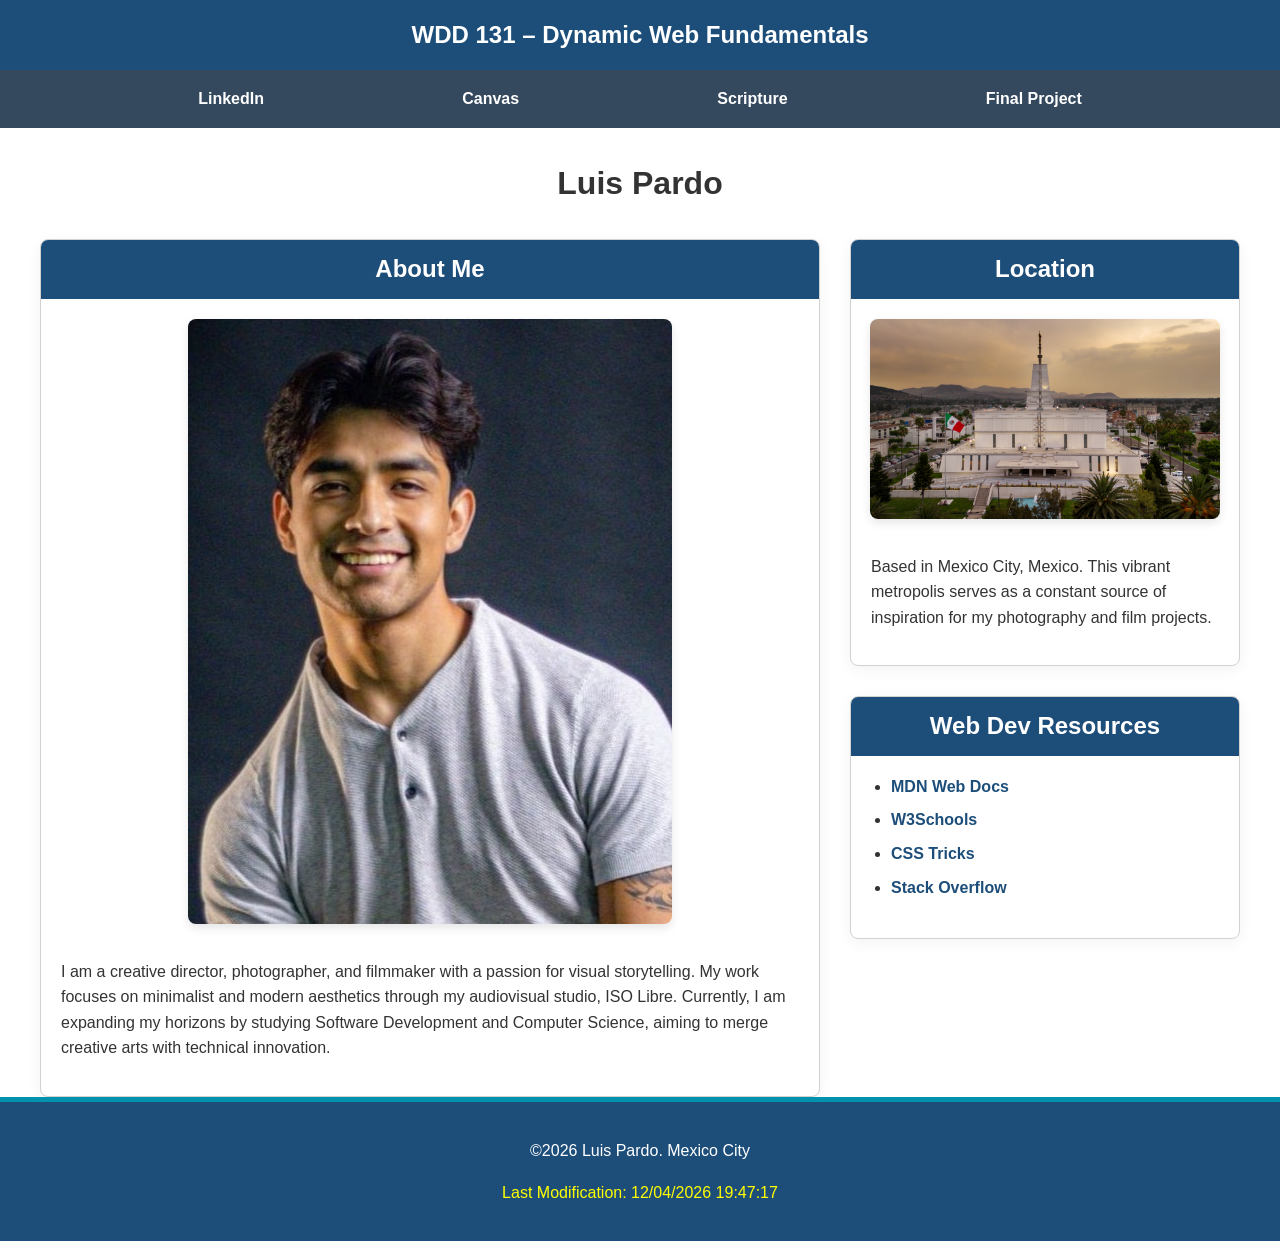
<file: index.html>
<!DOCTYPE html>
<html lang="en">
<head>
    <meta charset="UTF-8">
    <meta name="viewport" content="width=device-width, initial-scale=1.0">
    <!-- Esto arregla el error de SEO de Lighthouse -->
    <meta name="description" content="WDD 131 - Dynamic Web Fundamentals course home page for Luis Pardo, featuring creative projects and web development resources.">
    <link rel="stylesheet" href="styles/base.css">
    <script src="scripts/getdates.js" defer></script>
    <title>WDD 131 – Dynamic Web Fundamentals – Luis Pardo</title>
</head>
<body>
    <header>
        <span id="course-title">WDD 131 – Dynamic Web Fundamentals</span>
        <nav>
            <ul>
                <li><a href="https://www.linkedin.com/in/luis-javier-pardo/" target="_blank">LinkedIn</a></li>
                <li><a href="https://byupw.instructure.com/" target="_blank">Canvas</a></li>
                <li><a href="https://www.churchofjesuschrist.org/study/scriptures/bofm/1-ne/3?lang=eng&id=p7#p7" target="_blank">Scripture</a></li>
                <li><a href="#">Final Project</a></li>
            </ul>
        </nav>
    </header>
    <main>
        <h1>Luis Pardo</h1>
        <div class="main-container">
            
            <section class="card about-card">
                <h2>About Me</h2>
                <img src="images/me.jpeg" alt="Photo of Luis Pardo" class="profile-photo">
                <p>I am a creative director, photographer, and filmmaker with a passion for visual storytelling. My work focuses on minimalist and modern aesthetics through my audiovisual studio, ISO Libre. Currently, I am expanding my horizons by studying Software Development and Computer Science, aiming to merge creative arts with technical innovation.</p>
            </section>

            <div class="right-column">
                <section class="card">
                    <h2>Location</h2>
                    <img src="images/temple.jpeg" alt="White Mexico City temple" class="mexico-city-temple">
                    <p>Based in Mexico City, Mexico. This vibrant metropolis serves as a constant source of inspiration for my photography and film projects.</p>
                </section>

                <section class="card">
                    <h2>Web Dev Resources</h2>
                    <ul>
                        <li><a href="https://developer.mozilla.org/en-US/" target="_blank">MDN Web Docs</a></li>
                        <li><a href="https://www.w3schools.com/" target="_blank">W3Schools</a></li>
                        <li><a href="https://css-tricks.com/" target="_blank">CSS Tricks</a></li>
                        <li><a href="https://stackoverflow.com/" target="_blank">Stack Overflow</a></li>
                    </ul>
                </section>
            </div>
        </div>
    </main>
    <footer>
        <p>
            &copy;<span id="currentyear"></span> Luis Pardo. Mexico City
        </p>
        <p id="lastmodified"></p>
    </footer>
</body>
</html>
</file>
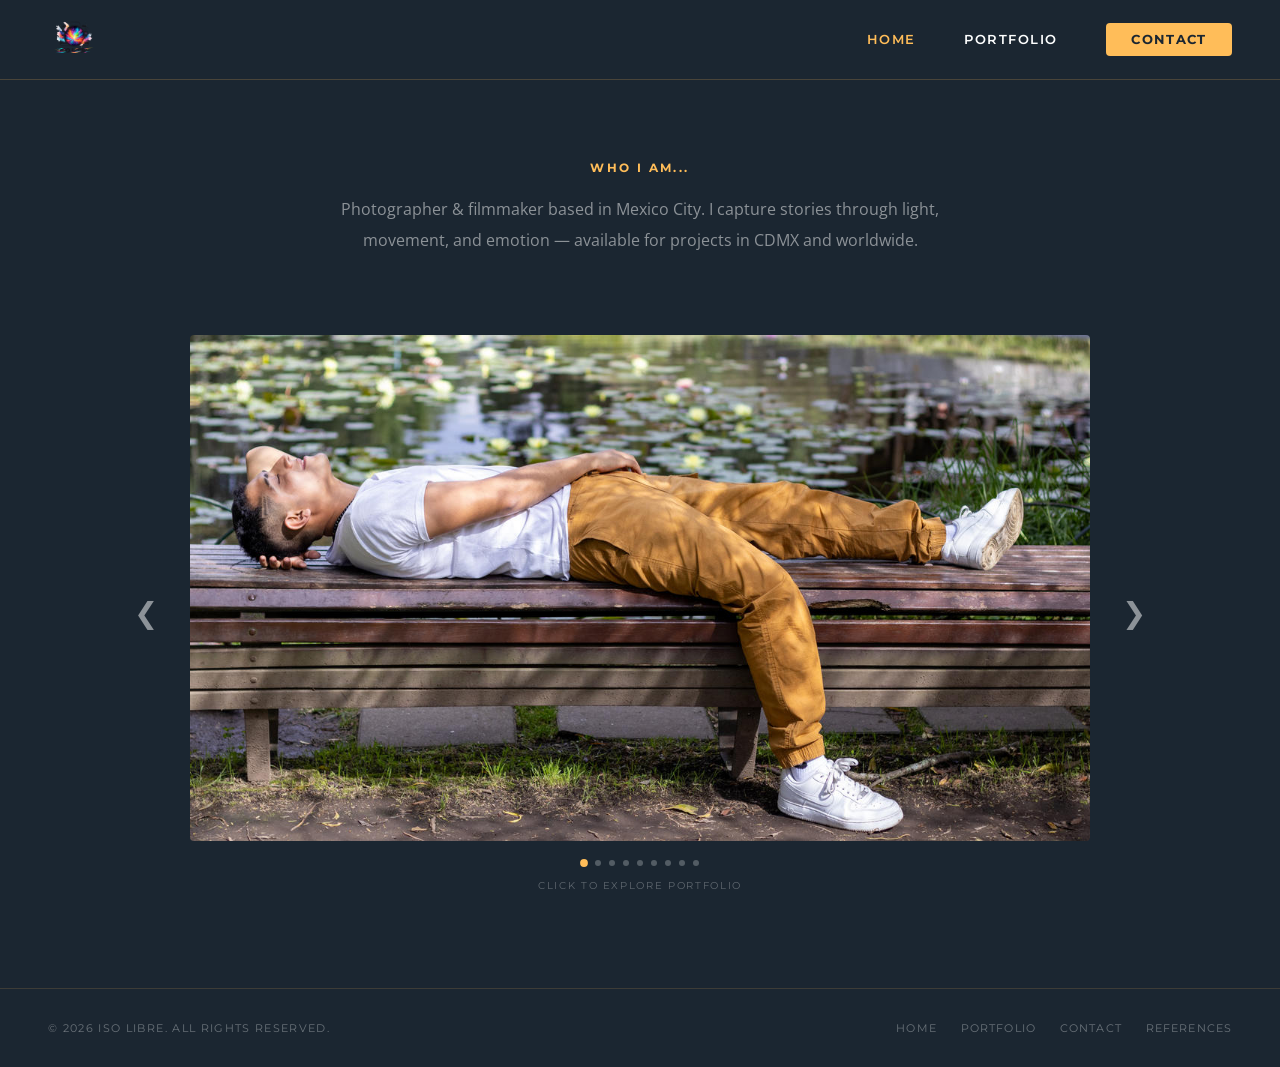
<file: project/index.html>
<!doctype html>
<html lang="en">
  <head>
    <meta charset="UTF-8">
    <meta name="author" content="Luis Javier Pardo Castañeda">
    <meta name="viewport" content="width=device-width, initial-scale=1.0">
    <link
      href="https://fonts.googleapis.com/css2?family=Montserrat:wght@400;600;700;900&family=Open+Sans:wght@400;500&display=swap"
      rel="stylesheet">
    <meta
      name="description"
      content="ISO LIBRE — Photographer and filmmaker based in Mexico City. Available for portrait, event, cinematic and studio projects in CDMX and worldwide.">
    <meta name="theme-color" content="#1B2631">
    <title>ISO LIBRE | Photography</title>
    <link rel="stylesheet" href="styles/portfolio.css">
  </head>
  <body>
    <!-- ============================================
       NAVBAR
        ============================================ -->
    <header class="navbar">
      <a href="index.html" class="navbar__logo">
        <img src="images/logo.png" alt="ISO LIBRE logo">
      </a>
      <nav class="navbar__links">
        <a href="index.html" class="navbar__link navbar__link--active">Home</a>
        <a href="portfolio.html" class="navbar__link">Portfolio</a>
        <a href="contact.html" class="navbar__btn">Contact</a>
      </nav>
      <button
        class="navbar__hamburger"
        aria-label="Open menu"
        aria-expanded="false"
      >
        <span></span>
        <span></span>
        <span></span>
      </button>
    </header>

    <!-- Mobile nav overlay -->
    <div class="mobile-nav" id="mobileNav">
      <a href="index.html" class="mobile-nav__link">Home</a>
      <a href="portfolio.html" class="mobile-nav__link">Portfolio</a>
      <a href="contact.html" class="mobile-nav__link">Contact</a>
    </div>

    <!-- ============================================
         MAIN
        ============================================ -->
    <main>
      <!-- WHO I AM -->
      <section class="about">
        <h1 class="about__title">WHO I AM...</h1>
        <p class="about__text">
          Photographer &amp; filmmaker based in Mexico City. I capture stories
          through light, movement, and emotion — available for projects in CDMX
          and worldwide.
        </p>
      </section>

      <!-- SLIDER -->
      <div class="slider">
        <button class="slider__btn slider__btn--prev" aria-label="Previous">
          &#10094;
        </button>
        <div class="slider__wrap">
          <div class="slider__track" id="sliderTrack"></div>
          <div class="slider__dots" id="sliderDots"></div>
          <p class="slider__hint">Click to explore portfolio</p>
        </div>
        <button class="slider__btn slider__btn--next" aria-label="Next">
          &#10095;
        </button>
      </div>
    </main>

    <!-- ============================================
       FOOTER
        ============================================ -->
    <footer class="footer">
      <p class="footer__text">&copy; 2026 ISO LIBRE. All rights reserved.</p>
      <nav class="footer__links">
        <a href="index.html" class="footer__link">Home</a>
        <a href="portfolio.html" class="footer__link">Portfolio</a>
        <a href="contact.html" class="footer__link">Contact</a>
        <a href="references.html" class="footer__link">References</a>
      </nav>
    </footer>

    <script src="scripts/portfolio.js" defer></script>
  </body>
</html>
</file>
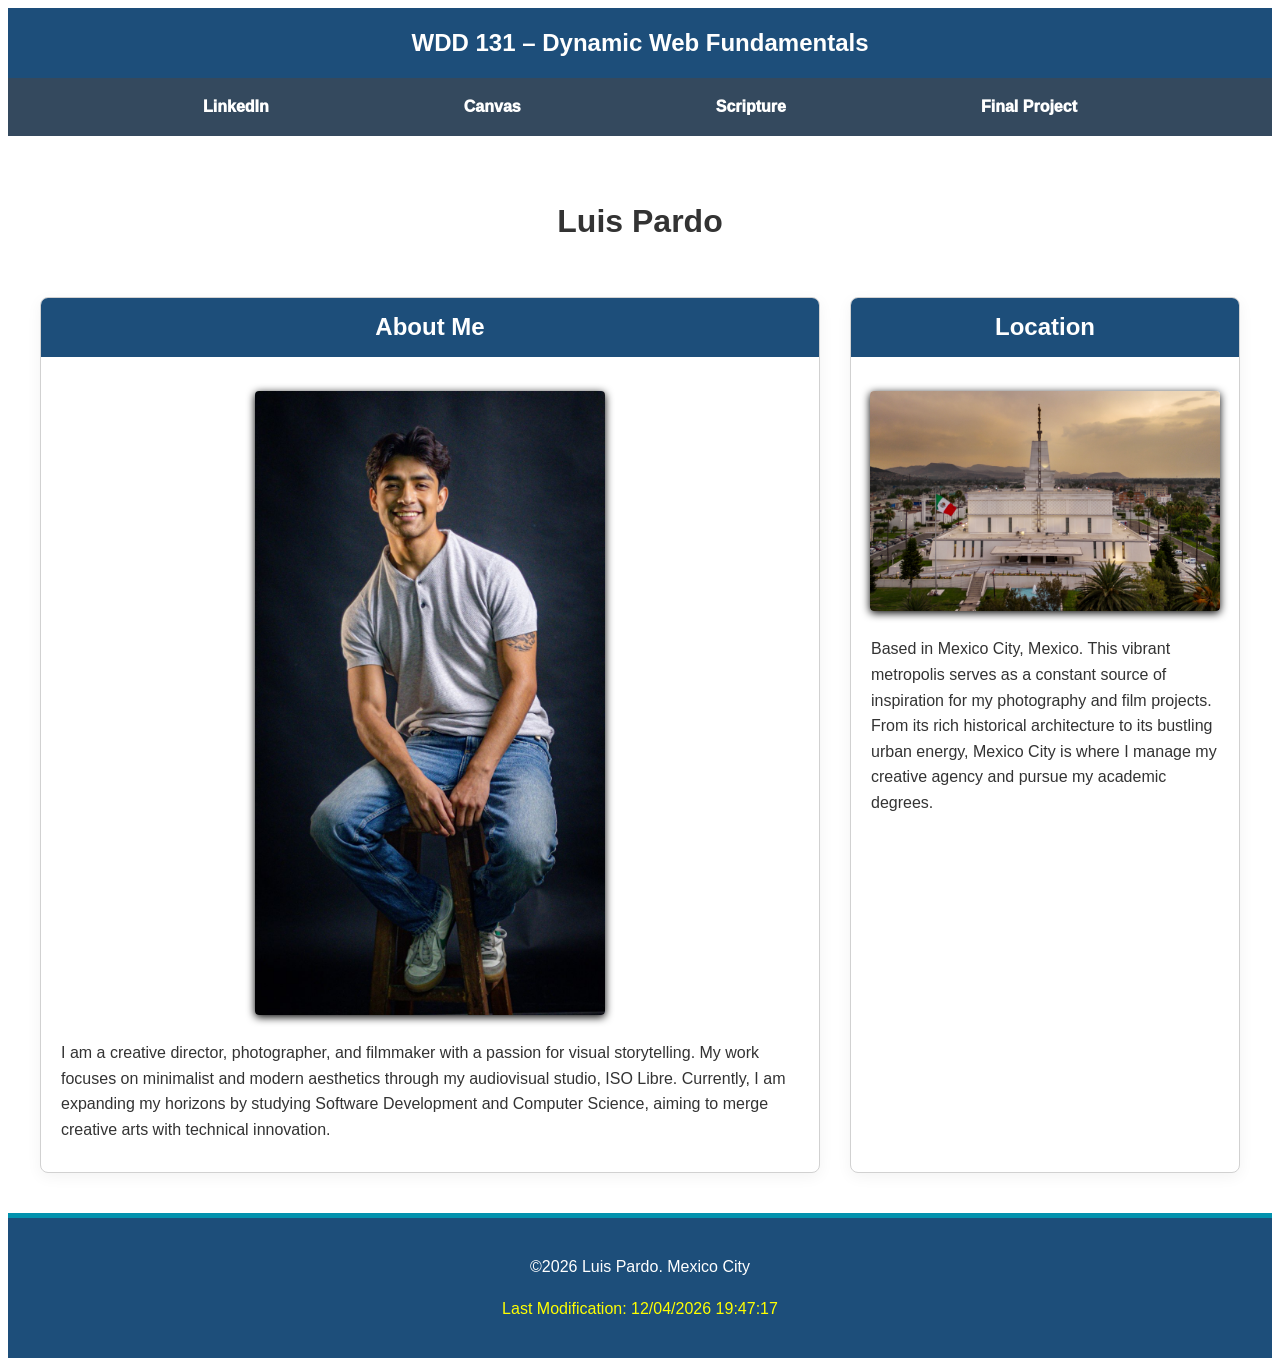
<file: week01/index.html>
<!DOCTYPE html>
<html lang="en">
<head>
    <meta charset="UTF-8">
    <meta name="viewport" content="width=device-width, initial-scale=1.0">
    <link rel="stylesheet" href="styles/base.css">
    <script src="scripts/getdates.js" defer></script>
    <title>WDD 131 – Dynamic Web Fundamentals – Luis Pardo</title>
</head>
<body>
    <header>
        <span id="course-title">WDD 131 – Dynamic Web Fundamentals</span>
        <nav>
            <ul>
                <li><a href="https://www.linkedin.com/in/luis-javier-pardo/" target="_blank">LinkedIn</a></li>
                <li><a href="https://byupw.instructure.com/" target="_blank">Canvas</a></li>
                <li><a href="https://www.churchofjesuschrist.org/study/scriptures/bofm/1-ne/3?lang=eng&id=p7#p7" target="_blank">Scripture</a></li>
                <li><a href="#">Final Project</a></li>
            </ul>
        </nav>
    </header>
    <main>
        <h1>Luis Pardo</h1>
        <section class="card">
            <h2>About Me</h2>
            <img src="images/me.jpeg" alt="Photo of Luis Pardo" class="profile-photo">
            <p>I am a creative director, photographer, and filmmaker with a passion for visual storytelling. My work focuses on minimalist and modern aesthetics through my audiovisual studio, ISO Libre. Currently, I am expanding my horizons by studying Software Development and Computer Science, aiming to merge creative arts with technical innovation.</p>
        </section>
        <section class="card">
            <h2>Location</h2>
            <img src="images/temple.jpeg" alt="White Mexico City temple" class="mexico-city-temple">
            <p>Based in Mexico City, Mexico. This vibrant metropolis serves as a constant source of inspiration for my photography and film projects. From its rich historical architecture to its bustling urban energy, Mexico City is where I manage my creative agency and pursue my academic degrees.</p>
        </section>
    </main>
    <footer>
        <p>
            &copy;<span id="currentyear"></span> Luis Pardo. Mexico City
        </p>
        <p id="lastmodified"></p>
    </footer>
</body>
</html>
</file>
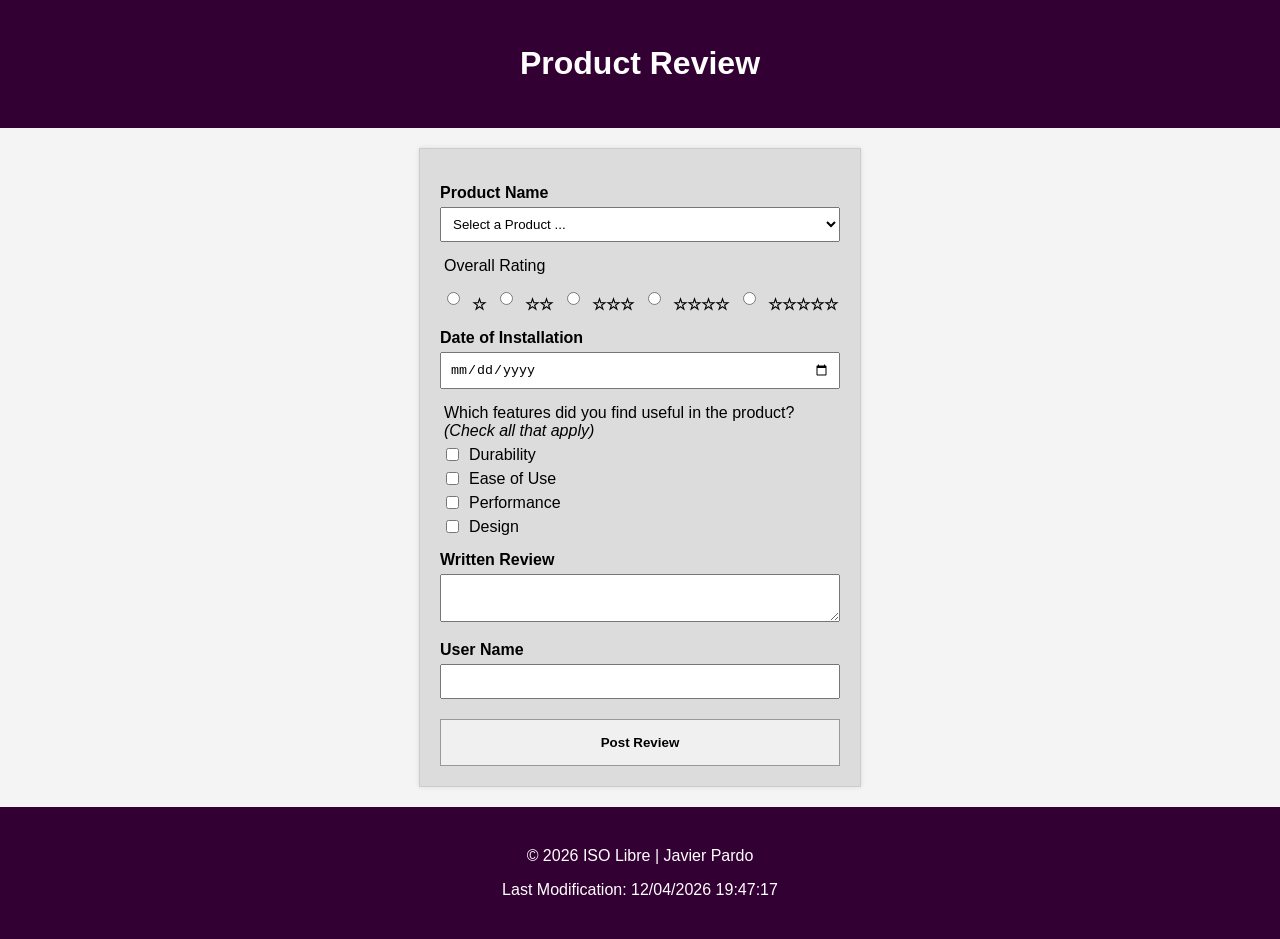
<file: form.html>
<!DOCTYPE html>
<html lang="en">
<head>
    <meta charset="UTF-8">
    <meta name="viewport" content="width=device-width, initial-scale=1.0">
    <meta name="description" content="Product review form. Share your experience with our products.">
    <meta name="author" content="Javier Pardo">
    <title>Product Review | ISO Libre</title>
    <link rel="stylesheet" href="styles/form.css">
    <script src="scripts/form.js" defer></script>
</head>
<body>
    <header>
        <h1>Product Review</h1>
    </header>
    <main>
        <form action="review.html" method="get">
            <label for="productName">Product Name</label>
            <select id="productName" name="productName" required>
                <option value="" disabled selected>Select a Product ...</option>
            </select>

            <fieldset>
                <legend>Overall Rating</legend>
                <div class="radio-group">
                    <input type="radio" id="r1" name="rating" value="1" required><label for="r1">☆</label>
                    <input type="radio" id="r2" name="rating" value="2" required><label for="r2">☆☆</label>
                    <input type="radio" id="r3" name="rating" value="3" required><label for="r3">☆☆☆</label>
                    <input type="radio" id="r4" name="rating" value="4" required><label for="r4">☆☆☆☆</label>
                    <input type="radio" id="r5" name="rating" value="5" required><label for="r5">☆☆☆☆☆</label>
                </div>
            </fieldset>

            <label for="installDate">Date of Installation</label>
            <input type="date" id="installDate" name="installDate" required>

            <fieldset>
                <legend>Which features did you find useful in the product? <em>(Check all that apply)</em></legend>
                <div class="input-group">
                    <input type="checkbox" id="durability" name="feature" value="durability"><label for="durability">Durability</label>
                </div>
                <div class="input-group">
                    <input type="checkbox" id="ease" name="feature" value="ease"><label for="ease">Ease of Use</label>
                </div>
                <div class="input-group">
                    <input type="checkbox" id="performance" name="feature" value="performance"><label for="performance">Performance</label>
                </div>
                <div class="input-group">
                    <input type="checkbox" id="design" name="feature" value="design"><label for="design">Design</label>
                </div>
            </fieldset>

            <label for="review">Written Review</label>
            <textarea id="review" name="review"></textarea>

            <label for="userName">User Name</label>
            <input type="text" id="userName" name="userName">

            <input type="submit" value="Post Review">
        </form>
    </main>
    <footer>
        <p>&copy; 2026 ISO Libre | Javier Pardo</p>
        <p>Last Modification: <span id="lastModified"></span></p>
    </footer>
</body>
</html>
</file>
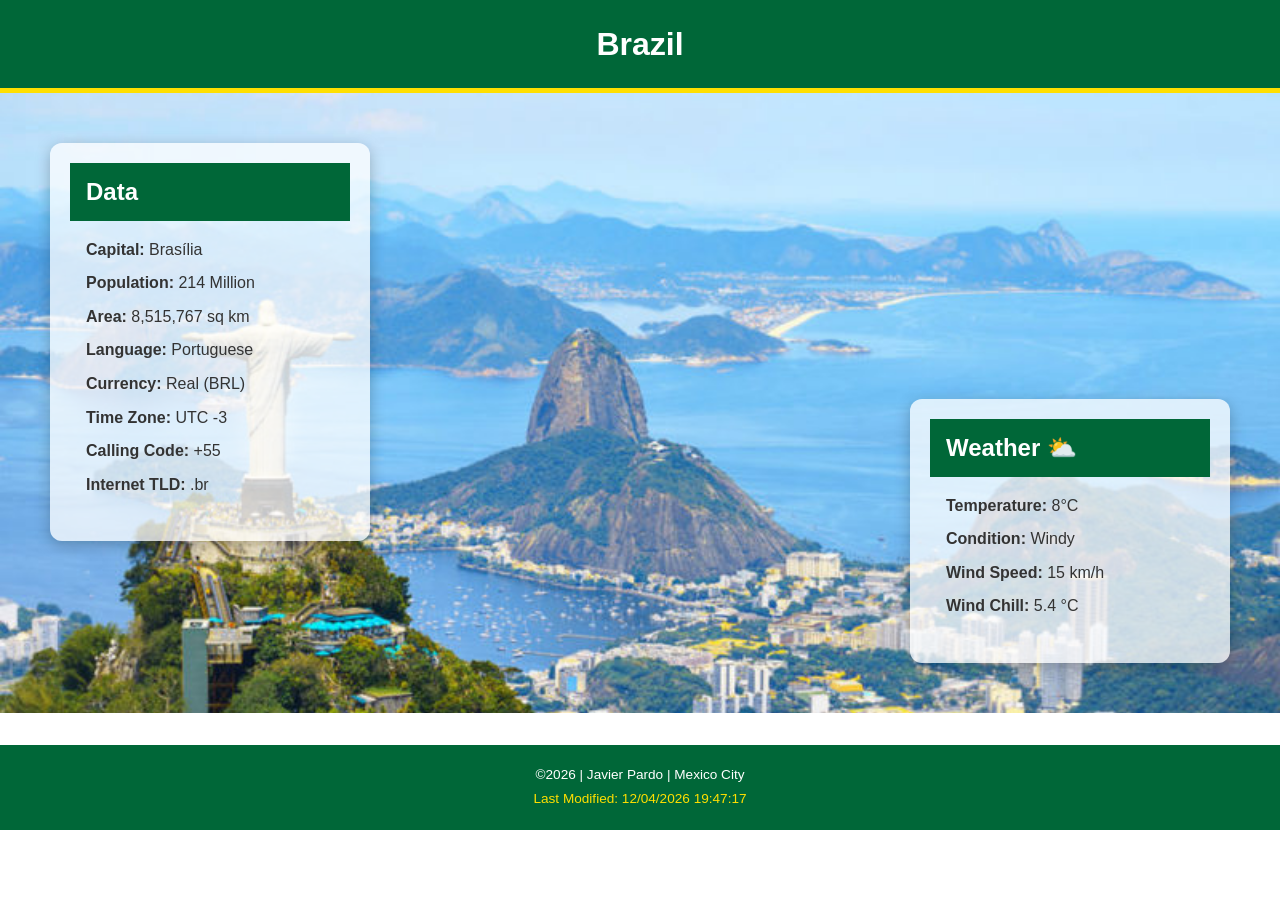
<file: place.html>
<!DOCTYPE html>
<html lang="en">
<head>
    <meta charset="UTF-8">
    <meta name="viewport" content="width=device-width, initial-scale=1.0">
    <title>Discover Brazil - Country Page</title>
    <meta name="description" content="W03 Country Page assignment for WDD 131, presenting structural data, responsive images, and automated weather calculations for Brazil.">
    <link rel="stylesheet" href="styles/place.css">
    <script src="scripts/place.js" defer></script>
</head>
<body>
    <header>
        <h1>Brazil</h1>
    </header>

    <main>
        <div class="hero-container">
            <picture class="hero-image">
                <source media="(min-width: 800px)" srcset="images/hero-large.jpg">
                <img src="images/hero-small.webp" alt="Landscape of Rio de Janeiro" loading="lazy">
            </picture>

            <section class="card data-card">
                <h2>Data</h2>
                <ul>
                    <li><strong>Capital:</strong> Brasília</li>
                    <li><strong>Population:</strong> 214 Million</li>
                    <li><strong>Area:</strong> 8,515,767 sq km</li>
                    <li><strong>Language:</strong> Portuguese</li>
                    <li><strong>Currency:</strong> Real (BRL)</li>
                    <li><strong>Time Zone:</strong> UTC -3</li>
                    <li><strong>Calling Code:</strong> +55</li>
                    <li><strong>Internet TLD:</strong> .br</li>
                </ul>
            </section>

            <section class="card weather-card">
                <h2 class="weather-title">Weather</h2>
                <div class="weather-svg-container">
                    <svg xmlns="http://www.w3.org/2000/svg" viewBox="0 0 24 24" width="48" height="48" fill="currentColor">
                        <path d="M12 2.25a.75.75 0 0 1 .75.75v2.25a.75.75 0 0 1-1.5 0V3a.75.75 0 0 1 .75-.75zM6.16 5.1a.75.75 0 0 1 1.06 0l1.59 1.59a.75.75 0 1 1-1.06 1.06L6.16 6.16a.75.75 0 0 1 0-1.06zm11.68 0a.75.75 0 0 1 0 1.06l-1.59 1.59a.75.75 0 1 1-1.06-1.06l1.59-1.59a.75.75 0 0 1 1.06 0zM12 6.75a5.25 5.25 0 1 0 0 10.5 5.25 5.25 0 0 0 0-10.5zM3 12a.75.75 0 0 1 .75-.75h2.25a.75.75 0 0 1 0 1.5H3.75A.75.75 0 0 1 3 12zm14.25 0a.75.75 0 0 1 .75-.75h2.25a.75.75 0 0 1 0 1.5H18a.75.75 0 0 1-.75-.75zm-11.09 5.84a.75.75 0 0 1 1.06 0l1.59 1.59a.75.75 0 1 1-1.06 1.06l-1.59-1.59a.75.75 0 0 1 0-1.06zm9.68 0a.75.75 0 0 1 0 1.06l-1.59 1.59a.75.75 0 1 1-1.06-1.06l1.59-1.59a.75.75 0 0 1 1.06 0zM12 17.25a.75.75 0 0 1 .75.75v2.25a.75.75 0 0 1-1.5 0V18a.75.75 0 0 1 .75-.75z"/>
                    </svg>
                </div>
                <ul>
                    <li><strong>Temperature:</strong> 8°C</li>
                    <li><strong>Condition:</strong> Windy</li>
                    <li><strong>Wind Speed:</strong> 15 km/h</li>
                    <li><strong>Wind Chill:</strong> <span id="windchill"></span></li>
                </ul>
            </section>
        </div>
    </main>

    <footer>
        <p>&copy;<span id="currentyear"></span> | Javier Pardo | Mexico City</p>
        <p class="modified">Last Modified: <span id="lastModified"></span></p>
    </footer>
</body>
</html>
</file>
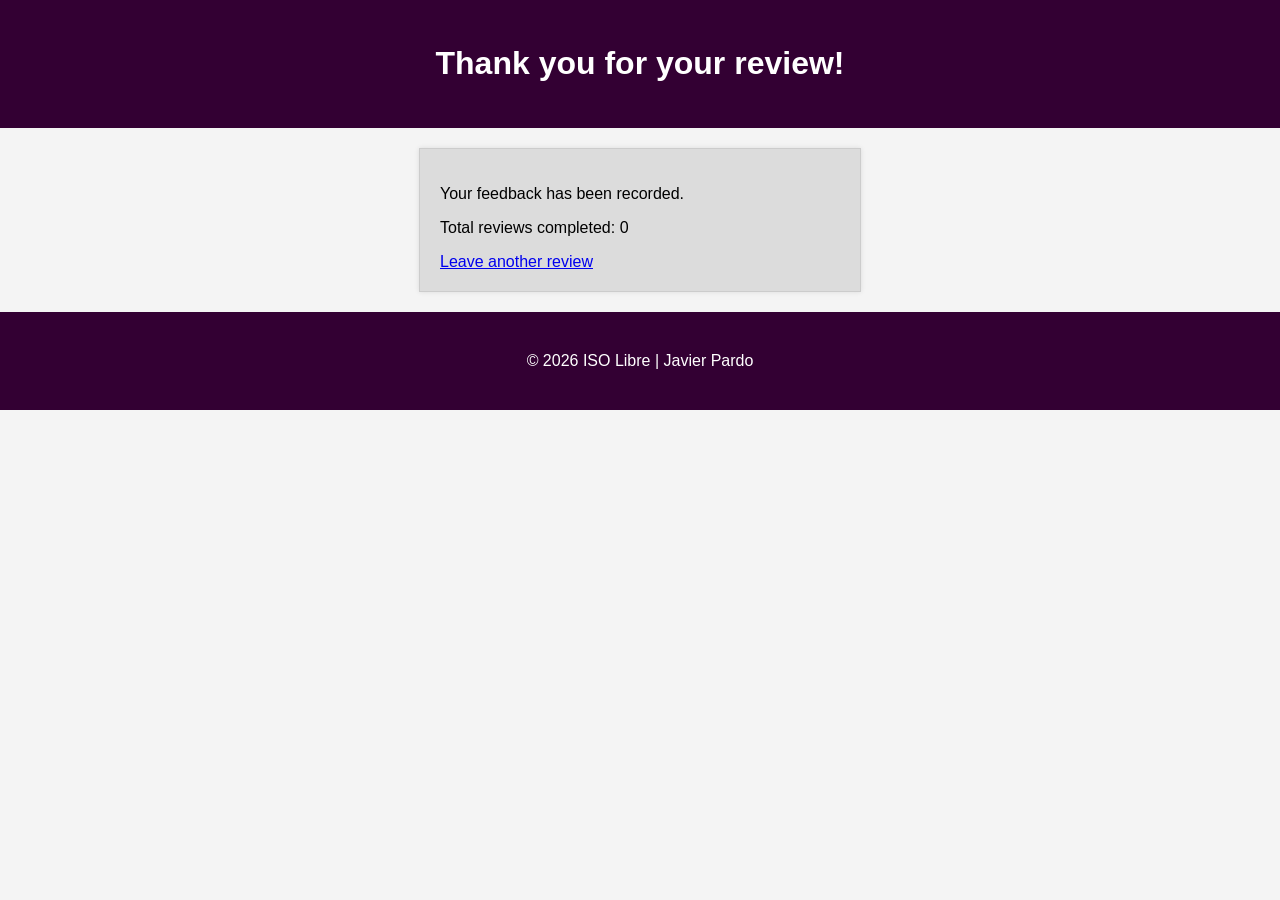
<file: review.html>
<!DOCTYPE html>
<html lang="en">
<head>
    <meta charset="UTF-8">
    <meta name="viewport" content="width=device-width, initial-scale=1.0">
    <meta name="description" content="Product review form. Share your experience with our products.">
    <meta name="author" content="Javier Pardo">
    <title>Review Submitted | ISO Libre</title>
    <link rel="stylesheet" href="styles/form.css">
</head>
<body>
    <header>
        <h1>Thank you for your review!</h1>
    </header>
    <main>
        <p>Your feedback has been recorded.</p>
        <p>Total reviews completed: <span id="counter">0</span></p>
        <a href="form.html">Leave another review</a>
    </main>
    <footer>
        <p>&copy; 2026 ISO Libre | Javier Pardo</p>
    </footer>

    <script>
        // Get query parameters from URL
        const params = new URLSearchParams(window.location.search);

        // Increment count only if the form was submitted
        if (params.has('productName')) {
            let numReviews = parseInt(localStorage.getItem("reviewsCount") || 0);
            numReviews++;
            localStorage.setItem("reviewsCount", numReviews);

            // Prevent count incrementing on page refresh
            window.history.replaceState(null, null, window.location.pathname);
        }

        // Display current total
        const total = localStorage.getItem("reviewsCount") || 0;
        document.querySelector("#counter").textContent = total;
    </script>
</body>
</html>
</file>
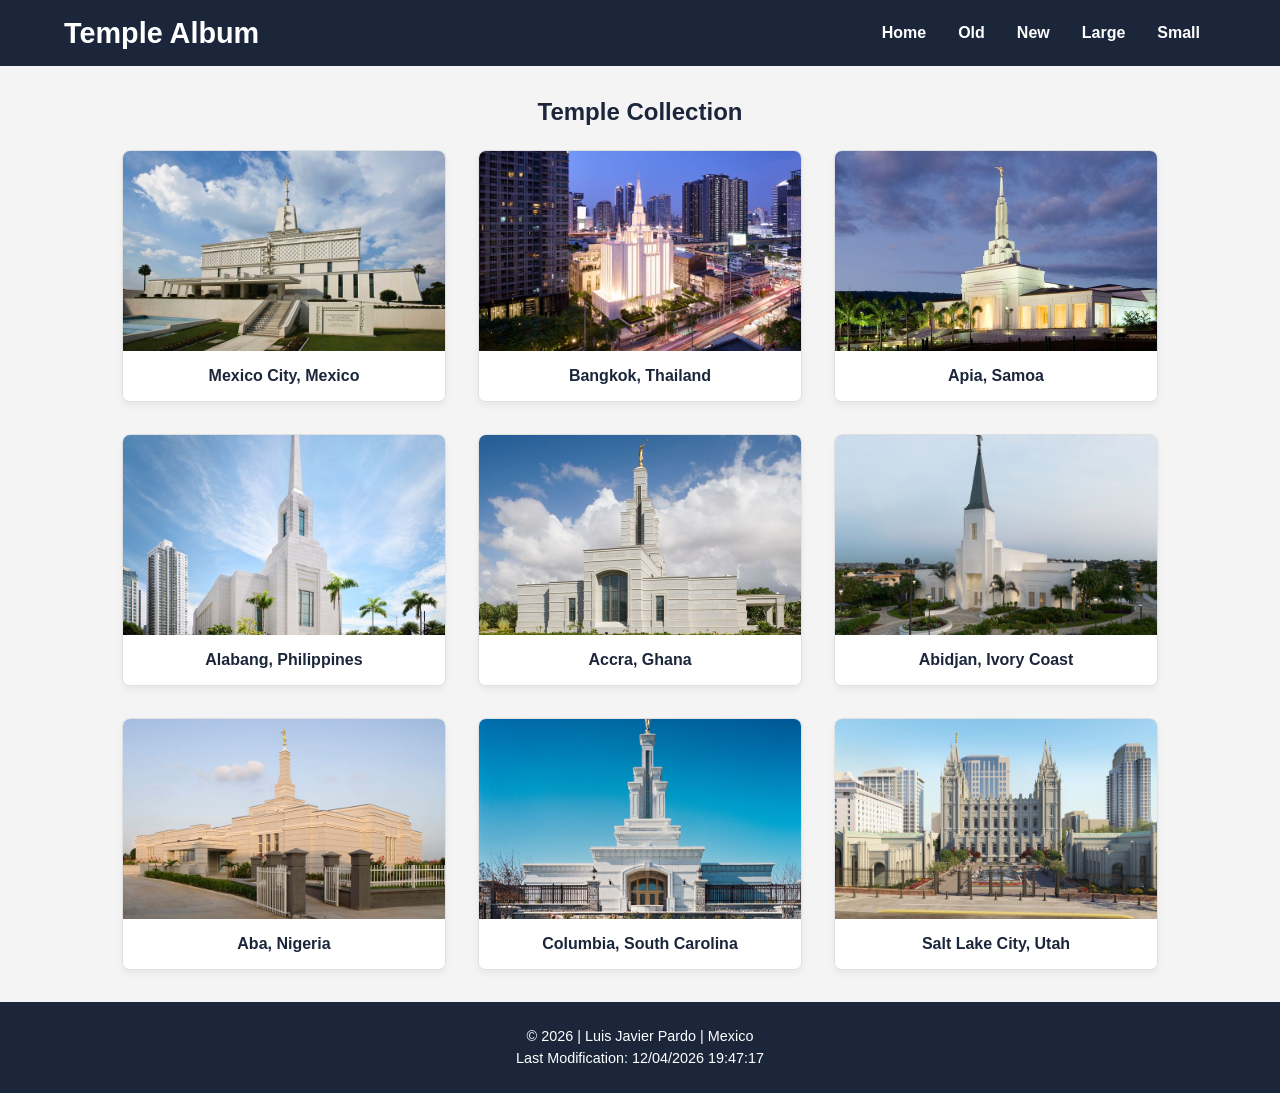
<file: temples.html>
<!DOCTYPE html>
<html lang="en">
<head>
    <meta charset="UTF-8">
    <meta name="viewport" content="width=device-width, initial-scale=1.0">
    <title>Temple Album</title>
    <meta name="description" content="Temple Album assignment for WDD 131, featuring a responsive gallery of beautiful temples around the world.">
    <link rel="stylesheet" href="styles/temples.css">
    <link rel="stylesheet" href="styles/temples-large.css" media="(min-width: 600px)">
    <script src="scripts/temples.js" defer></script>
</head>
<body>
    <header>
        <h1>Temple Album</h1>
        <button id="menu" aria-label="Toggle navigation menu"></button>
        <nav>
            <ul class="navigation">
                <li><a href="#">Home</a></li>
                <li><a href="#">Old</a></li>
                <li><a href="#">New</a></li>
                <li><a href="#">Large</a></li>
                <li><a href="#">Small</a></li>
            </ul> </nav>
    </header>

    <main>
    <h2>Temple Collection</h2>
    <div class="grid-container">

        <figure>
            <img src="images/mexico.jpeg" alt="Mexico City Temple" loading="lazy">
            <figcaption>Mexico City, Mexico</figcaption>
        </figure>

        <figure>
            <img src="images/bangkok.jpeg" alt="Bangkok Thailand Temple" loading="lazy">
            <figcaption>Bangkok, Thailand</figcaption>
        </figure>

        <figure>
            <img src="images/samoa.jpeg" alt="Apia Samoa Temple" loading="lazy">
            <figcaption>Apia, Samoa</figcaption>
        </figure>

        <figure>
            <img src="images/alabang.jpeg" alt="Alabang Philippines Temple" loading="lazy">
            <figcaption>Alabang, Philippines</figcaption>
        </figure>

        <figure>
            <img src="images/accra.jpeg" alt="Accra Ghana Temple" loading="lazy">
            <figcaption>Accra, Ghana</figcaption>
        </figure>

        <figure>
            <img src="images/abidjan.jpeg" alt="Abidjan Ivory Coast Temple" loading="lazy">
            <figcaption>Abidjan, Ivory Coast</figcaption>
        </figure>

        <figure>
            <img src="images/aba.jpeg" alt="Aba Nigeria Temple" loading="lazy">
            <figcaption>Aba, Nigeria</figcaption>
        </figure>

        <figure>
            <img src="images/columbia.jpeg" alt="Columbia South Carolina Temple" loading="lazy">
            <figcaption>Columbia, South Carolina</figcaption>
        </figure>

        <figure>
            <img src="images/saltlake.jpeg" alt="Salt Lake Temple" loading="lazy">
            <figcaption>Salt Lake City, Utah</figcaption>
        </figure>

    </div>
    </main>

    <footer>
        <p>&copy; <span id="currentyear"></span> | Luis Javier Pardo | Mexico</p>
        <p id="lastModified"></p>
    </footer>
</body>
</html>
</file>
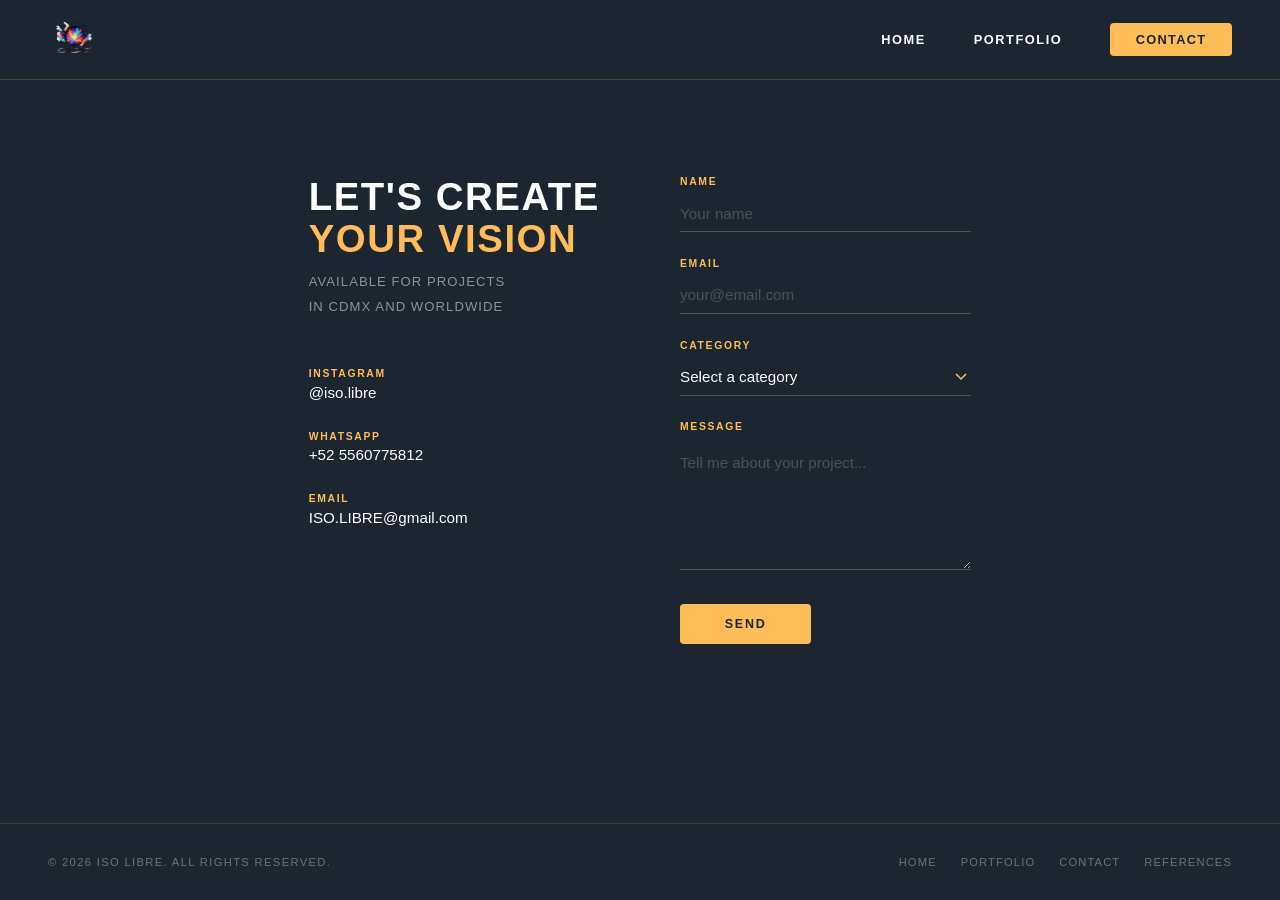
<file: project/contact.html>
<!doctype html>
<html lang="en">
  <head>
    <meta charset="UTF-8">
    <meta name="author" content="Luis Javier Pardo Castañeda">
    <meta name="viewport" content="width=device-width, initial-scale=1.0">
    <meta
      name="description"
      content="ISO LIBRE — Photographer and filmmaker based in Mexico City. Available for portrait, event, cinematic and studio projects in CDMX and worldwide.">
    <meta name="theme-color" content="#1B2631">
    <title>ISO LIBRE | Contact</title>
    <link rel="stylesheet" href="styles/portfolio.css">
  </head>
  <body>
    <!-- ============================================
       NAVBAR
  ============================================ -->
    <header class="navbar">
      <a href="index.html" class="navbar__logo">
        <img src="images/logo.png" alt="Colorful camera logo with a swirling rainbow lens and the text ISO LIBRE beneath it conveying energetic creative photography">
      </a>
      <nav class="navbar__links">
        <a href="index.html" class="navbar__link">Home</a>
        <a href="portfolio.html" class="navbar__link">Portfolio</a>
        <a href="contact.html" class="navbar__btn">Contact</a>
      </nav>
      <button
        class="navbar__hamburger"
        aria-label="Open menu"
        aria-expanded="false"
      >
        <span></span><span></span><span></span>
      </button>
    </header>

    <!-- Mobile nav -->
    <div class="mobile-nav" id="mobileNav">
      <a href="index.html" class="mobile-nav__link">Home</a>
      <a href="portfolio.html" class="mobile-nav__link">Portfolio</a>
      <a href="contact.html" class="mobile-nav__link">Contact</a>
    </div>

    <!-- ============================================
       MAIN
  ============================================ -->
    <main class="contact-page">
      <!-- LEFT — Info -->
      <div class="contact-info">
        <h1 class="contact-info__title">
          LET'S CREATE<br><span>YOUR VISION</span>
        </h1>
        <p class="contact-info__sub">
          Available for projects<br>in CDMX and worldwide
        </p>

        <ul class="contact-info__list">
          <li>
            <span class="contact-info__label">Instagram</span>
            <a
              href="https://instagram.com/iso.libre"
              target="_blank"
              rel="noopener noreferrer"
              class="contact-info__link"
            >
              @iso.libre
            </a>
          </li>
          <li>
            <span class="contact-info__label">WhatsApp</span>
            <a
              href="https://wa.me/521XXXXXXXXXX"
              target="_blank"
              rel="noopener noreferrer"
              class="contact-info__link"
            >
              +52 5560775812
            </a>
          </li>
          <li>
            <span class="contact-info__label">Email</span>
            <a href="mailto:tu@email.com" class="contact-info__link">
              ISO.LIBRE@gmail.com
            </a>
          </li>
        </ul>
      </div>

      <!-- RIGHT — Form -->
    <form class="contact-form" method="get" action="review.html">
        <div class="contact-form__field">
          <label class="contact-form__label" for="name">NAME</label>
          <input
            class="contact-form__input"
            type="text"
            id="name"
            placeholder="Your name"
          >
        </div>

        <div class="contact-form__field">
          <label class="contact-form__label" for="email">EMAIL</label>
          <input
            class="contact-form__input"
            type="email"
            id="email"
            placeholder="your@email.com"
          >
        </div>

        <div class="contact-form__field">
          <label class="contact-form__label" for="category">CATEGORY</label>
          <select
            class="contact-form__input contact-form__select"
            id="category"
          >
            <option value="">Select a category</option>
            <option value="portraits">Portraits</option>
            <option value="events">Events</option>
            <option value="cinematic">Cinematic</option>
            <option value="studio">Studio</option>
            <option value="other">Other</option>
          </select>
        </div>

        <div class="contact-form__field">
          <label class="contact-form__label" for="message">MESSAGE</label>
          <textarea
            class="contact-form__input contact-form__textarea"
            id="message"
            placeholder="Tell me about your project..."
          ></textarea>
        </div>

        <button class="contact-form__submit" id="submitBtn">SEND</button>
        <!-- Success / error message -->
        <p class="contact-form__feedback" id="formFeedback"></p>
        <div class="hidden-fields">
            <input type="date" name="date" aria-label="date">
            <input type="radio" name="rating" value="1" aria-label="1">
            <input type="radio" name="rating" value="2" aria-label="2">
            <input type="radio" name="rating" value="3" aria-label="3">
            <input type="radio" name="rating" value="4" aria-label="4">
            <input type="radio" name="rating" value="5" aria-label="5">
            <input type="checkbox" name="interest" value="1" aria-label="photo">
            <input type="checkbox" name="interest" value="2" aria-label="video">
            <input type="checkbox" name="interest" value="3" aria-label="design">
            <input type="checkbox" name="interest" value="4" aria-label="web">
        </div>
    </form>
</main>

    <!-- ============================================
       FOOTER
  ============================================ -->
    <footer class="footer">
      <p class="footer__text">&copy; 2026 ISO LIBRE. All rights reserved.</p>
      <nav class="footer__links">
        <a href="index.html" class="footer__link">Home</a>
        <a href="portfolio.html" class="footer__link">Portfolio</a>
        <a href="contact.html" class="footer__link">Contact</a>
        <a href="references.html" class="footer__link">References</a>
      </nav>
    </footer>

    <script src="scripts/portfolio.js" defer></script>
  </body>
</html>
</file>
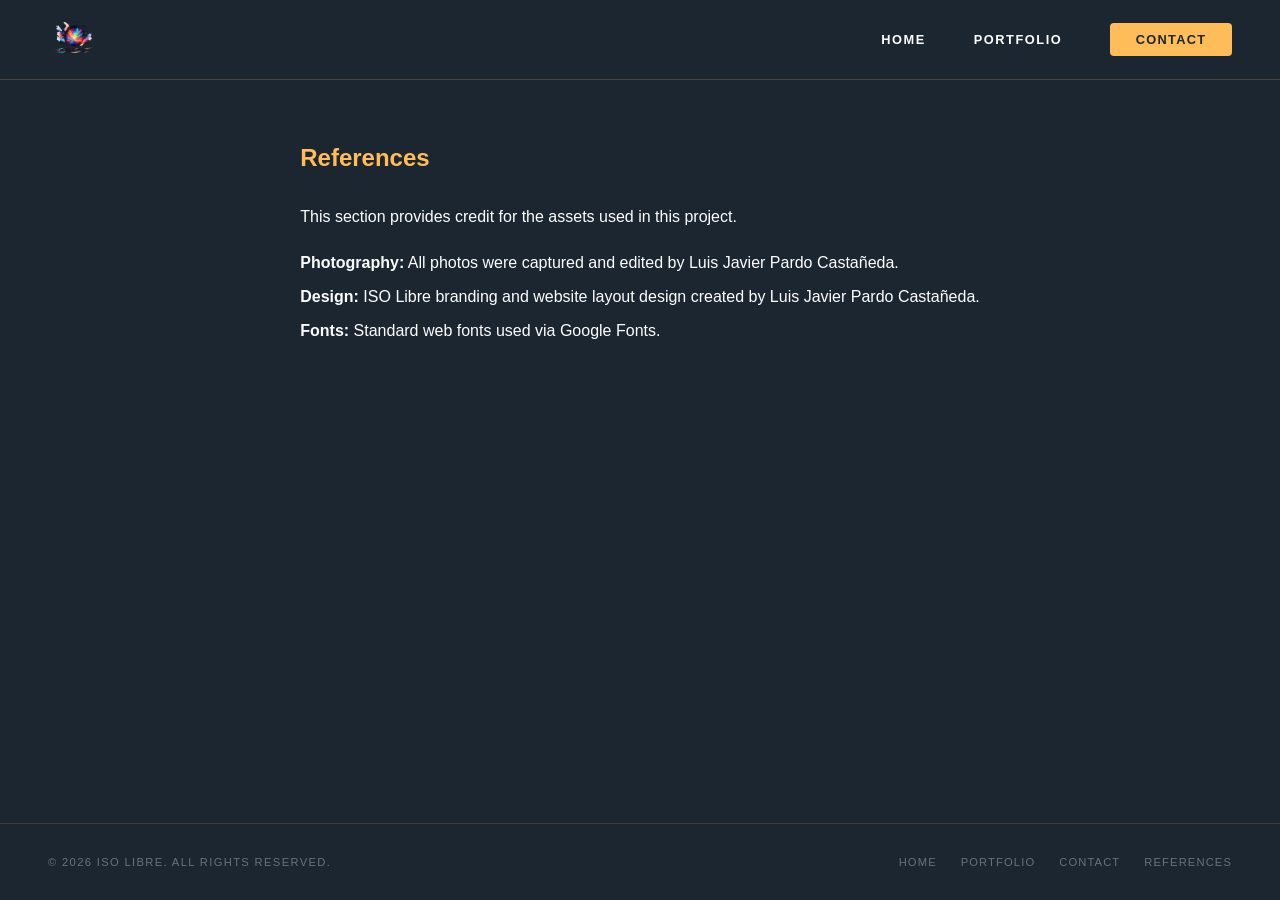
<file: project/references.html>
<!DOCTYPE html>
<html lang="en">
<head>
    <meta charset="UTF-8">
    <meta name="author" content="Luis Javier Pardo Castañeda">
    <meta name="viewport" content="width=device-width, initial-scale=1.0">
    <title>ISO LIBRE | References</title>
    <link rel="stylesheet" href="styles/portfolio.css">
</head>
<body>
    <!-- Navbar igual al de tus otras páginas -->
    <header class="navbar">
      <a href="index.html" class="navbar__logo">
        <img src="images/logo.png" alt="ISO LIBRE logo">
      </a>
      <nav class="navbar__links">
        <a href="index.html" class="navbar__link">Home</a>
        <a href="portfolio.html" class="navbar__link">Portfolio</a>
        <a href="contact.html" class="navbar__btn">Contact</a>
      </nav>
    </header>

    <main style="padding: 4rem 3rem; max-width: 800px; margin: 0 auto; min-height: 60vh;">
        <h1 style="font-family: 'Montserrat', sans-serif; font-size: 1.5rem; margin-bottom: 2rem; color: var(--orange);">References</h1>
        <p style="margin-bottom: 1.5rem; line-height: 1.6;">This section provides credit for the assets used in this project.</p>
        
        <ul style="list-style: none; display: flex; flex-direction: column; gap: 1rem;">
            <li><strong>Photography:</strong> All photos were captured and edited by Luis Javier Pardo Castañeda.</li>
            <li><strong>Design:</strong> ISO Libre branding and website layout design created by Luis Javier Pardo Castañeda.</li>
            <li><strong>Fonts:</strong> Standard web fonts used via Google Fonts.</li>
        </ul>
    </main>

    <footer class="footer">
      <p class="footer__text">&copy; 2026 ISO LIBRE. All rights reserved.</p>
      <nav class="footer__links">
        <a href="index.html" class="footer__link">Home</a>
        <a href="portfolio.html" class="footer__link">Portfolio</a>
        <a href="contact.html" class="footer__link">Contact</a>
        <a href="references.html" class="footer__link">References</a>
      </nav>
    </footer>
    <script src="scripts/portfolio.js" defer></script>
</body>
</html>
</file>
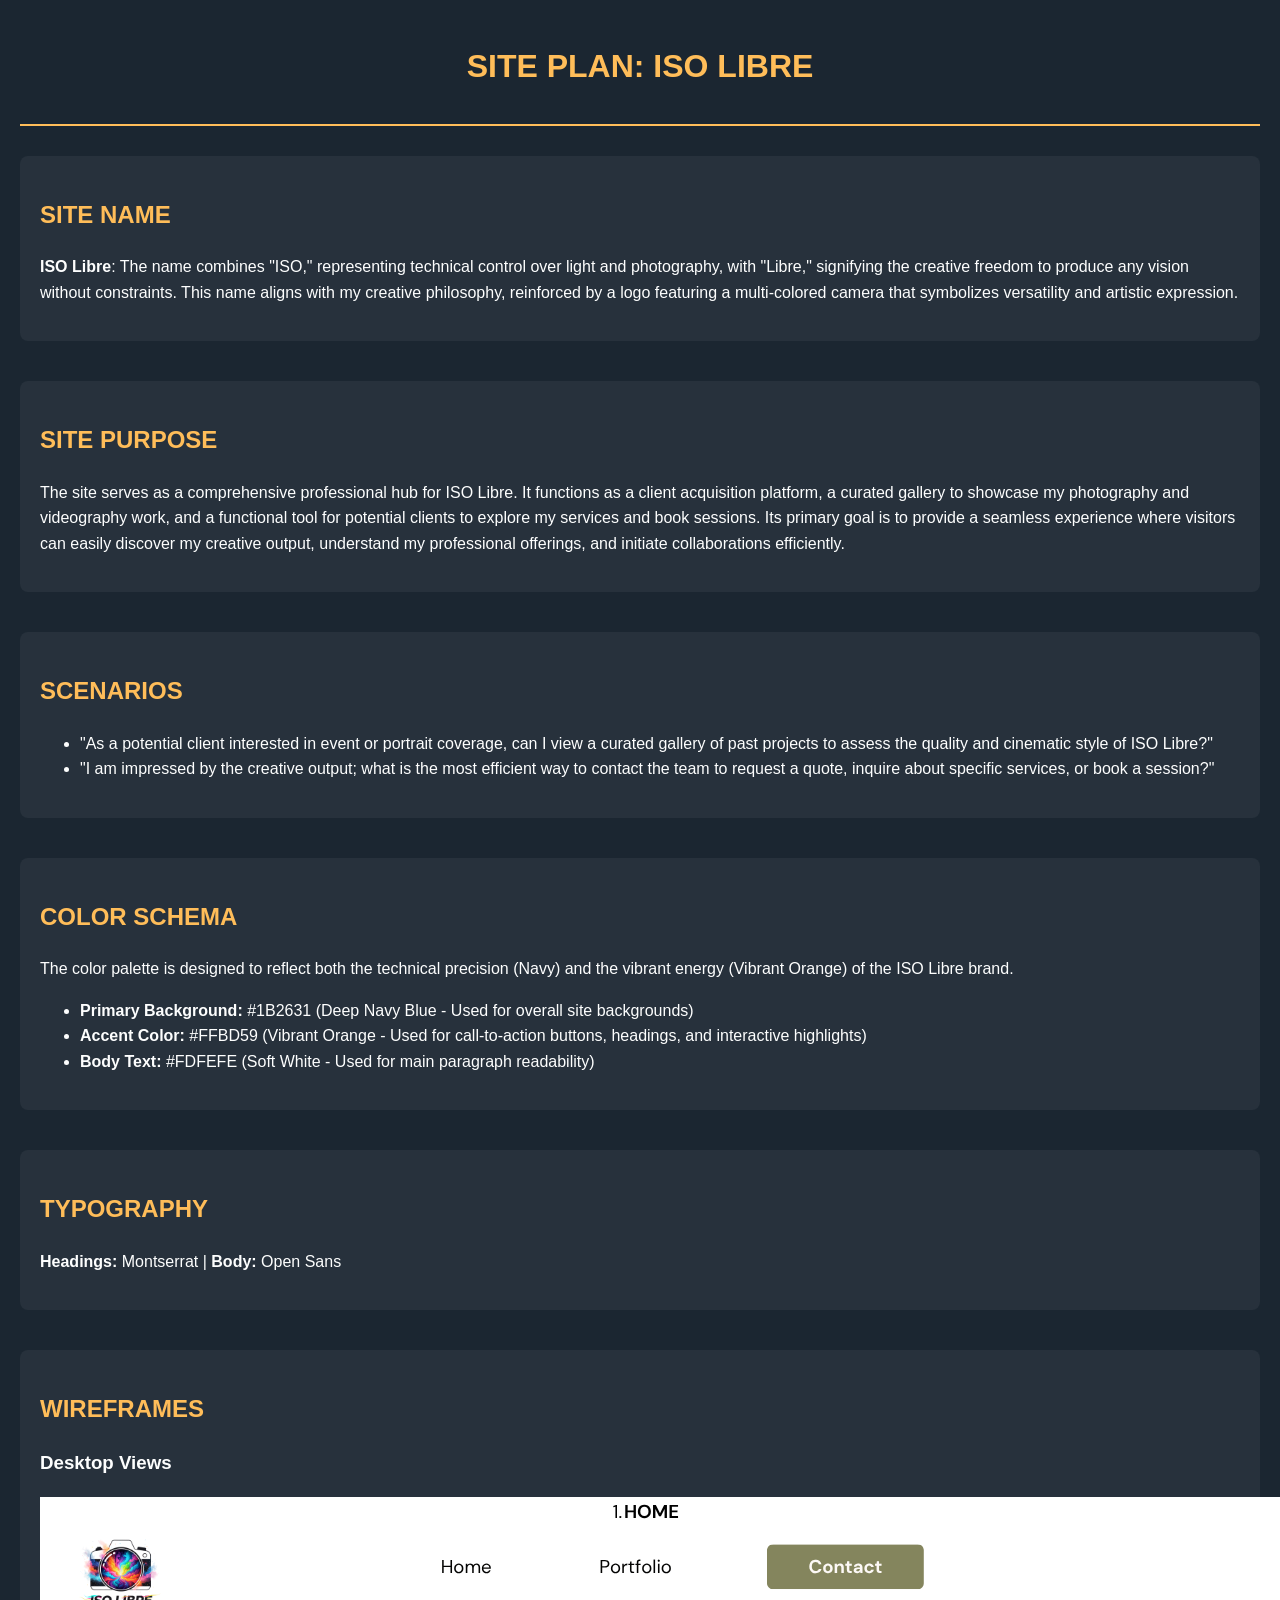
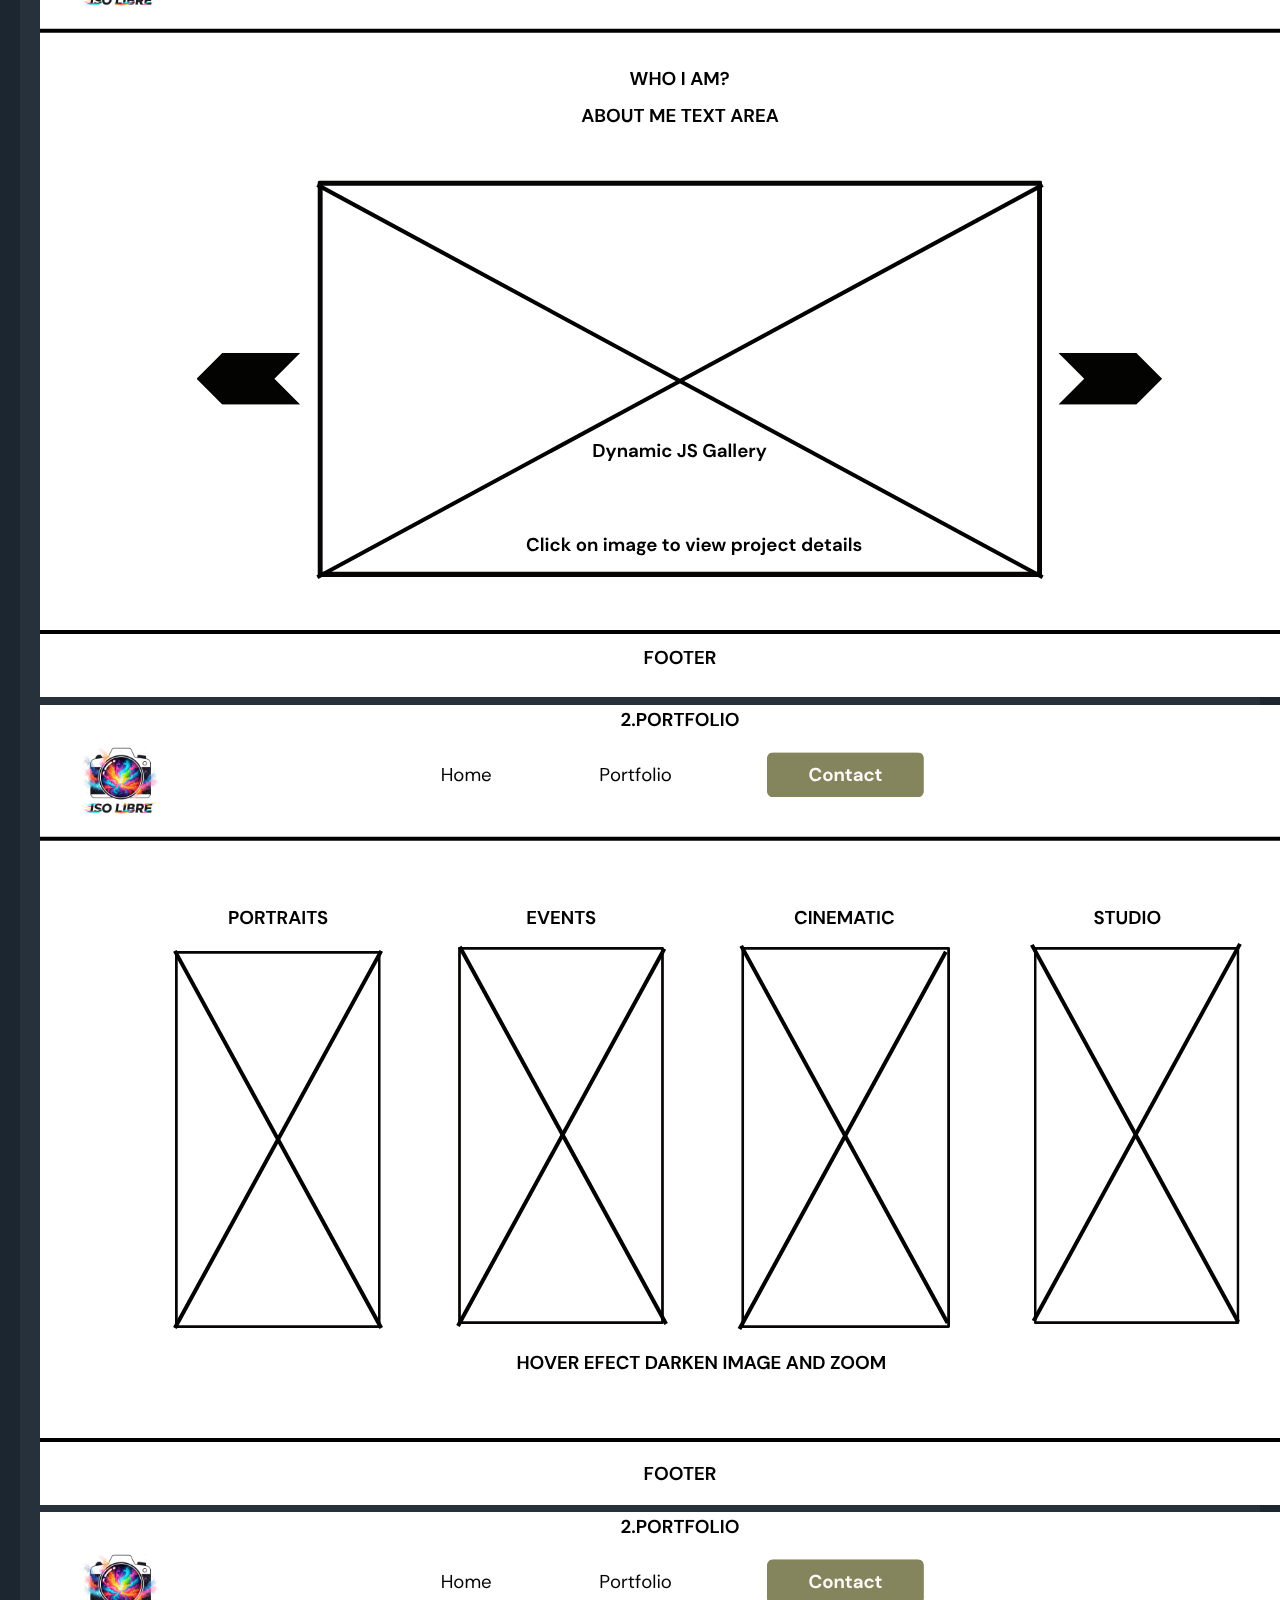
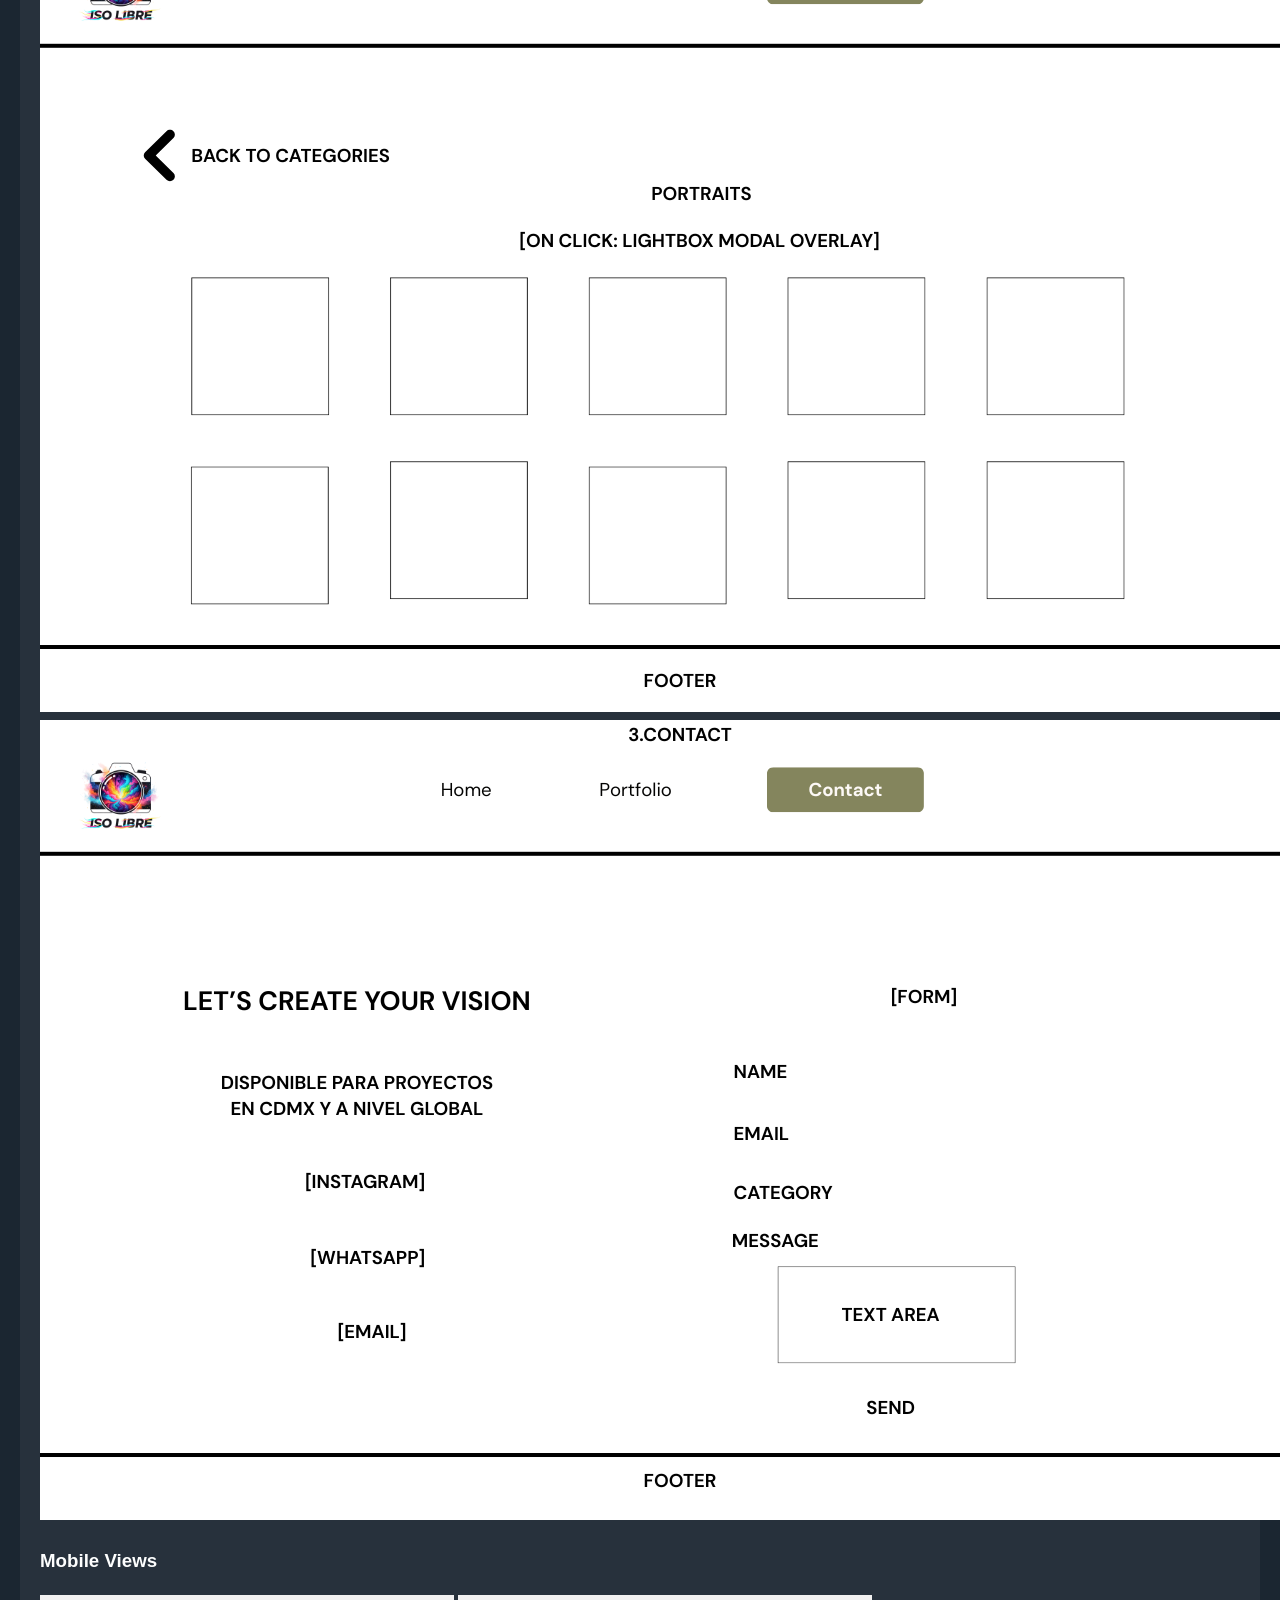
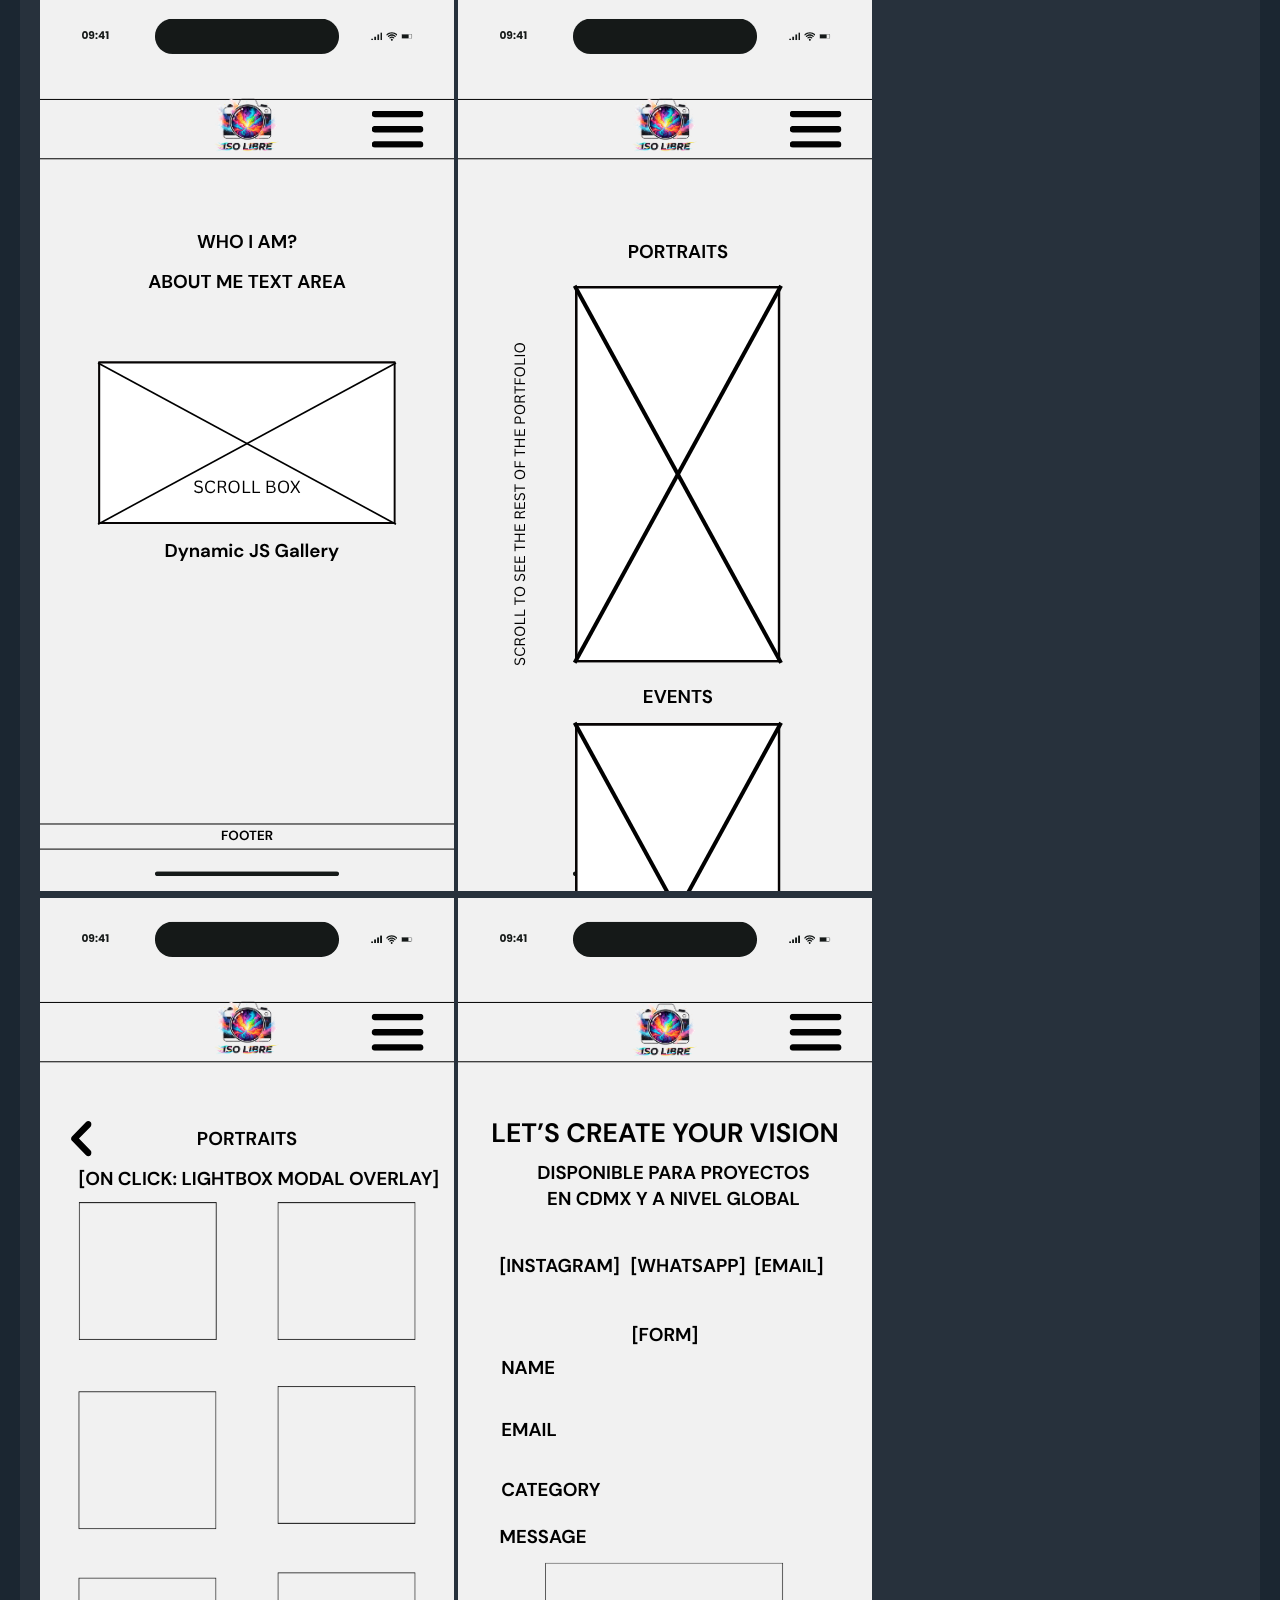
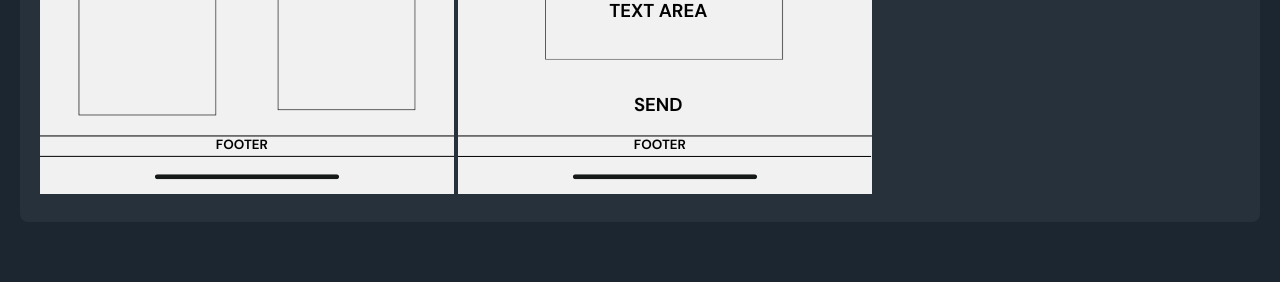
<file: project/siteplan.html>
<!DOCTYPE html>
<html lang="en">
<head>
    <meta charset="UTF-8">
    <meta name="viewport" content="width=device-width, initial-scale=1.0">
    <title>Review: Site Plan | ISO Libre</title>
    <meta name="description" content="Plan de sitio detallado para ISO Libre, enfocado en servicios profesionales de fotografía y video por Javier Pardo.">
    <meta name="author" content="Javier Pardo">
    <link rel="stylesheet" href="styles/siteplan.css">
</head>
<body>
    <header>
        <h1>Site Plan: ISO Libre</h1>
    </header>

    <section>
        <h2>Site Name</h2>
        <p><strong>ISO Libre</strong>: The name combines "ISO," representing technical control over light and photography, with "Libre," signifying the creative freedom to produce any vision without constraints. This name aligns with my creative philosophy, reinforced by a logo featuring a multi-colored camera that symbolizes versatility and artistic expression.</p>
    </section>

    <section>
        <h2>Site Purpose</h2>
        <p>The site serves as a comprehensive professional hub for ISO Libre. It functions as a client acquisition platform, a curated gallery to showcase my photography and videography work, and a functional tool for potential clients to explore my services and book sessions. Its primary goal is to provide a seamless experience where visitors can easily discover my creative output, understand my professional offerings, and initiate collaborations efficiently.</p>
    </section>

    <section>
    <h2>Scenarios</h2>
        <ul>
            <li>"As a potential client interested in event or portrait coverage, can I view a curated gallery of past projects to assess the quality and cinematic style of ISO Libre?"</li>
            <li>"I am impressed by the creative output; what is the most efficient way to contact the team to request a quote, inquire about specific services, or book a session?"</li>
        </ul>
    </section>

    <section>
        <h2>Color Schema</h2>
        <p>The color palette is designed to reflect both the technical precision (Navy) and the vibrant energy (Vibrant Orange) of the ISO Libre brand.</p>
        <ul>
            <li><strong>Primary Background:</strong> #1B2631 (Deep Navy Blue - Used for overall site backgrounds)</li>
            <li><strong>Accent Color:</strong> #FFBD59 (Vibrant Orange - Used for call-to-action buttons, headings, and interactive highlights)</li>
            <li><strong>Body Text:</strong> #FDFEFE (Soft White - Used for main paragraph readability)</li>
        </ul>
    </section>

    <section>
        <h2>Typography</h2>
        <p><strong>Headings:</strong> Montserrat | <strong>Body:</strong> Open Sans</p>
    </section>

    <section id="wireframes">
        <h2>Wireframes</h2>
        <h3>Desktop Views</h3>
        <div class="gallery">
            <img src="images/desktop-home.png" alt="Desktop Contact">
            <img src="images/desktop-portfolio.png" alt="Desktop Home">
            <img src="images/desktop-portfolioo.png" alt="Desktop Portfolio">
            <img src="images/desktop-contact.png" alt="Desktop Gallery">
        </div>
        
        <h3>Mobile Views</h3>
        <div class="gallery">
            <img src="images/mobile-home.png" alt="Mobile Contact">
            <img src="images/mobile-portfolio.png" alt="Mobile Home">
            <img src="images/mobile-portfolioo.png" alt="Mobile Portfolio">
            <img src="images/mobile-contact.png" alt="Mobile Gallery">
        </div>
    </section>
</body>
</html>
</file>
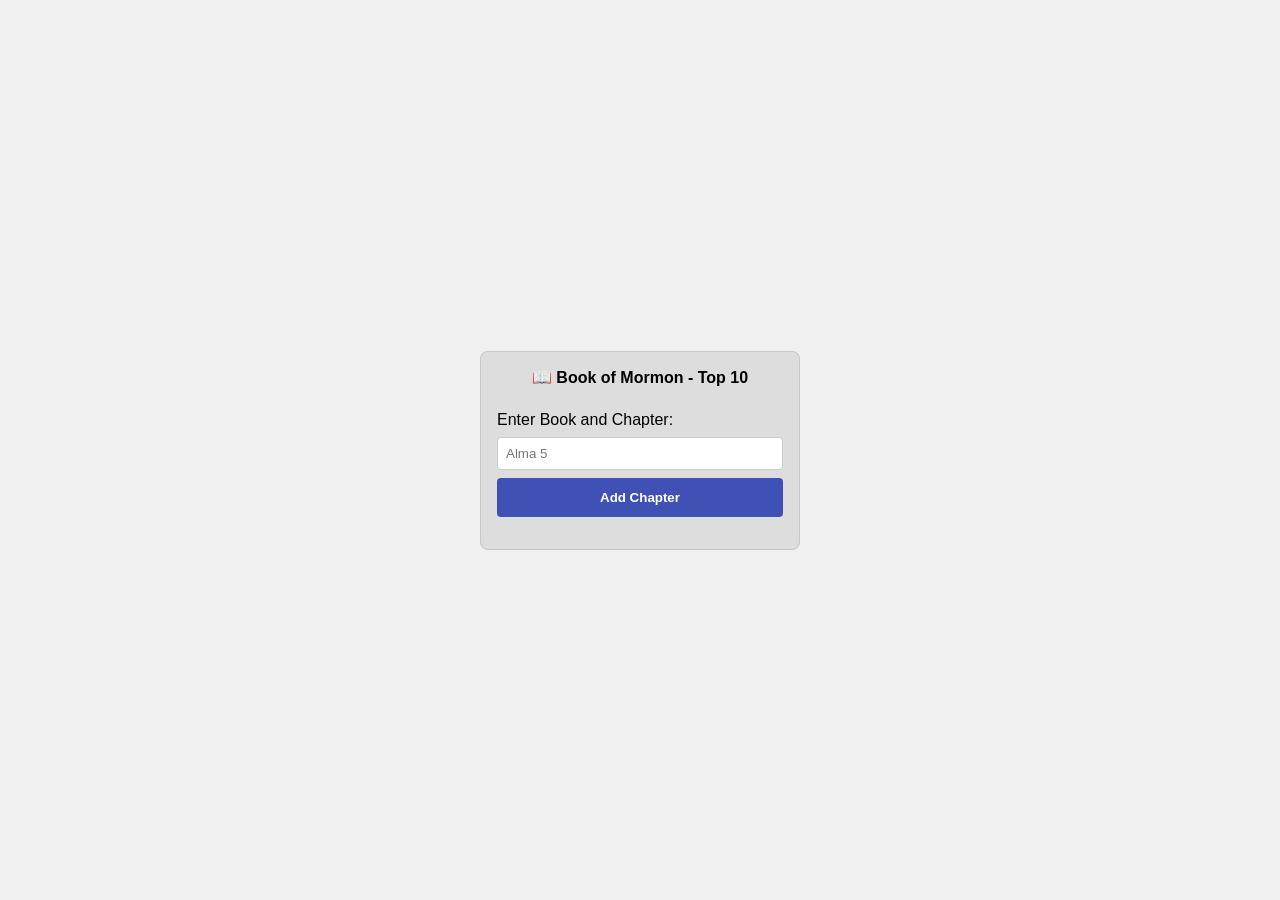
<file: week02/bom.html>
<!DOCTYPE html>
<html lang="en">
<head>
    <meta charset="UTF-8">
    <meta name="viewport" content="width=device-width, initial-scale=1.0">
    <title>BOM Top 10</title>
    <link rel="stylesheet" href="styles/bom.css">
</head>
<body>
    <main>
        <h1>📖 Book of Mormon - Top 10</h1>
        <div class="input"> 
            <label for="favchap">Enter Book and Chapter: </label>
            <input type="text" id="favchap" placeholder="Alma 5">
            <button type="submit" class="add-button">Add Chapter</button>
        </div>
        <ul id="list"></ul>
    </main>

    <script src="scripts/bom.js"></script>
</body>
</html>
</file>
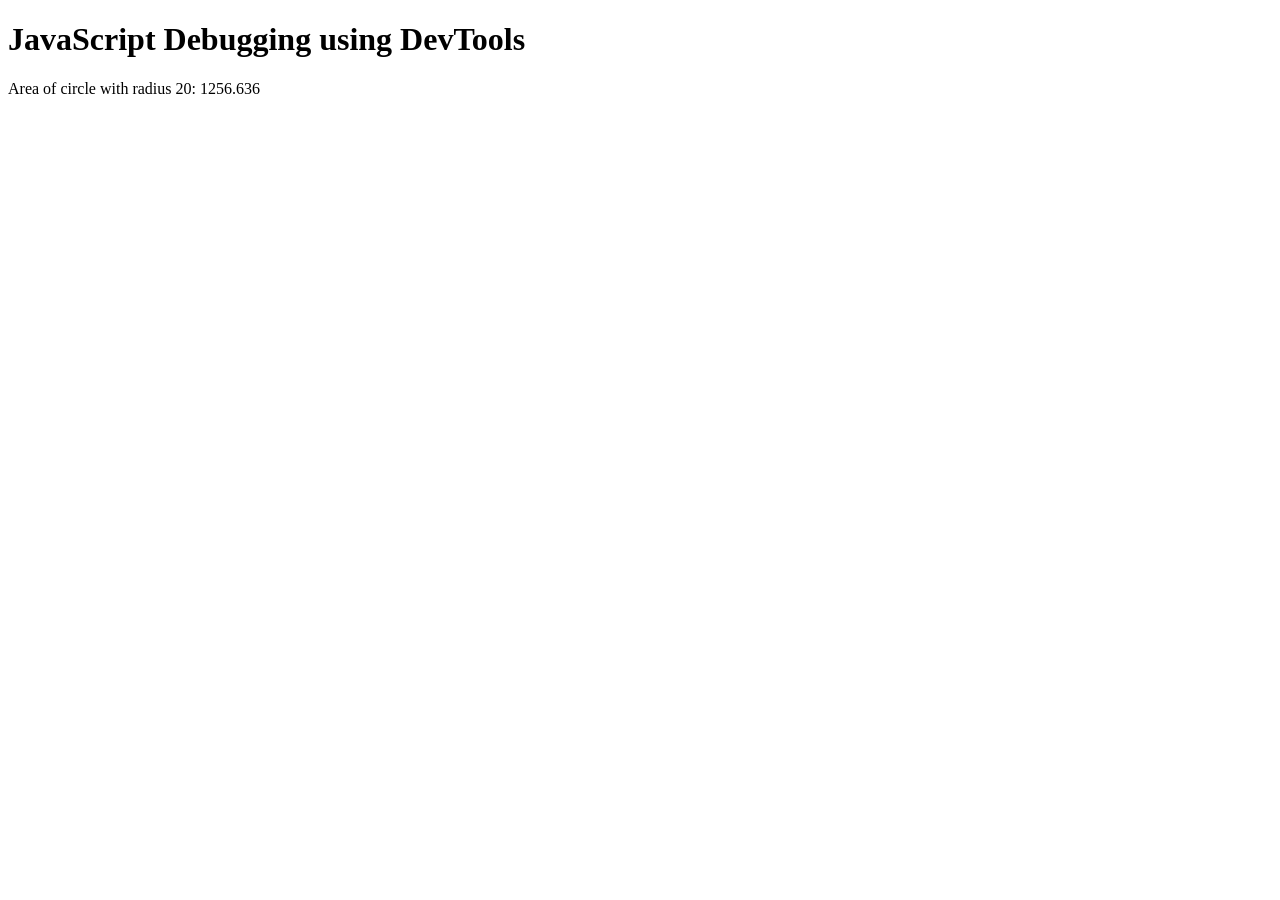
<file: week02/debugging.html>
<!DOCTYPE html>
<html lang="en">
<head>
    <meta charset="UTF-8">
    <meta name="viewport" content="width=device-width, initial-scale=1.0">
    <script src="scripts/debugging.js" defer></script>
    <title>Document</title>
</head>
<body>
    <h1>JavaScript Debugging using DevTools</h1>
<p>Area of circle with radius <span id="radius"></span>: <span id="area"></span></p>
</body>
</html>
</file>
<file: styles/base.css>
/* --- Global Styles --- */
html {
    height: 100%;
}

body {
    min-height: 100%; 
    display: flex;
    flex-direction: column;
    font-family: 'Inter', 'Segoe UI', Roboto, sans-serif;
    line-height: 1.6; 
    color: #333;
    margin: 0;
}

/* --- Header & Navigation --- */
#course-title {
    display: block; 
    text-align: center;
    font-size: 1.5rem;
    font-weight: bold;
    padding: 1rem;
    background-color: #1d4e7a;
    color: white;
}

nav {
    background-color: #34495e;
}

nav ul {
    display: flex;
    list-style: none;
    justify-content: space-evenly;
    padding: 1rem;
    margin: 0;
}

nav a {
    color: white;
    text-decoration: none;
    font-weight: bold;
    padding: 0.5rem 1rem;
    transition: background-color 0.3s;
}

nav a:hover {
    background-color: rgba(255, 255, 255, 0.1);
    border-radius: 5px;
}

/* --- Main Content Layout --- */
main {
    flex: 1; 
}

main h1 {
    text-align: center;
    margin: 30px 0;
}

/* Grid container for the 2-column layout */
.main-container {
    display: grid;
    grid-template-columns: 2fr 1fr; /* Wider left column, narrower right column */
    gap: 30px;
    max-width: 1200px; 
    margin: 0 auto; 
    padding: 0 20px;
}

/* Stacks Location and Resources on the right */
.right-column {
    display: flex;
    flex-direction: column;
    gap: 30px;
}

/* --- Card Styling --- */
.card {
    border: 1px solid #d1d1d1;
    background-color: #fff;
    border-radius: 8px;   
    overflow: hidden;      
    box-shadow: 0 4px 15px rgba(0,0,0,0.05);
    display: flex;
    flex-direction: column;
    padding-bottom: 20px;
}

.card h2 {
    background-color: #1d4e7a; 
    color: white;
    padding: 10px;
    margin: 0; 
    text-align: center;
}

.card p {
    padding: 15px 20px; 
    margin: 0;
}

/* Resources List Styling */
.card ul {
    padding: 0 20px 0 40px;
    margin: 10px 0;
}

.card ul li {
    margin: 8px 0;
}

.card ul li a {
    color: #1d4e7a;
    text-decoration: none;
    font-weight: bold;
}

.card ul li a:hover {
    text-decoration: underline;
}

/* --- Images --- */
.profile-photo, .mexico-city-temple {
    display: block;
    margin: 20px auto;
    border-radius: 8px;
    box-shadow: 0 4px 10px rgba(0,0,0,0.1);
    max-width: 90%;
    height: auto;
}

/* Specific size for temple to match the example height */
.mexico-city-temple {
    height: 200px;
    object-fit: cover;
}

/* --- Footer --- */
footer {
    background-color: #1d4e7a;
    color: white;
    text-align: center;
    padding: 20px;
    border-top: 5px solid #0292ae;
}

#lastmodified {
    color: #ffff00; 
    font-size: 1rem;
    margin-top: 10px;
}

/* --- Responsive Design --- */
@media (max-width: 850px) {
    .main-container {
        grid-template-columns: 1fr;
    }
}
</file>
<file: project/styles/portfolio.css>
/* ============================================
   RESET & BASE
============================================ */
*,
*::before,
*::after {
  box-sizing: border-box;
  margin: 0;
  padding: 0;
}

:root {
  --navy: #1b2631;
  --navy-light: #253445;
  --orange: #ffbd59;
  --orange-dark: #e6a43e;
  --white: #fdfefe;
  --gray: rgba(253, 254, 254, 0.5);
  --font-head: "Montserrat", sans-serif;
  --font-body: "Open Sans", sans-serif;
  --nav-h: 80px;
  --ease: 0.3s ease;
}

html {
  scroll-behavior: smooth;
}

body {
  font-family: var(--font-body);
  background: var(--navy);
  color: var(--white);
  min-height: 100vh;
  display: flex;
  flex-direction: column;
}

img {
  display: block;
  max-width: 100%;
}
a {
  text-decoration: none;
  color: inherit;
}

/* ============================================
   NAVBAR
============================================ */
.navbar {
  position: sticky;
  top: 0;
  z-index: 100;
  display: flex;
  align-items: center;
  justify-content: space-between;
  height: var(--nav-h);
  padding: 0 3rem;
  background: var(--navy);
  border-bottom: 1px solid rgba(255, 189, 89, 0.2);
}

.navbar__logo img {
  height: 52px;
  width: auto;
}

.navbar__links {
  display: flex;
  align-items: center;
  gap: 3rem;
}

.navbar__link {
  font-family: var(--font-head);
  font-size: 0.8rem;
  font-weight: 600;
  letter-spacing: 0.12em;
  text-transform: uppercase;
  color: var(--white);
  transition: color var(--ease);
}

.navbar__link:hover {
  color: var(--orange);
}
.navbar__link--active {
  color: var(--orange);
}

.navbar__btn {
  font-family: var(--font-head);
  font-size: 0.8rem;
  font-weight: 700;
  letter-spacing: 0.1em;
  text-transform: uppercase;
  background: var(--orange);
  color: var(--navy);
  padding: 0.55rem 1.6rem;
  border-radius: 4px;
  transition:
    background var(--ease),
    transform var(--ease);
}

.navbar__btn:hover {
  background: var(--orange-dark);
  transform: translateY(-1px);
}

/* Hamburger */
.navbar__hamburger {
  display: none;
  flex-direction: column;
  gap: 5px;
  background: none;
  border: none;
  cursor: pointer;
  padding: 4px;
}

.navbar__hamburger span {
  display: block;
  width: 26px;
  height: 2px;
  background: var(--white);
  border-radius: 2px;
  transition: all var(--ease);
}

/* ============================================
   MOBILE NAV
============================================ */
.mobile-nav {
  display: none;
  flex-direction: column;
  align-items: center;
  justify-content: center;
  gap: 2.5rem;
  position: fixed;
  inset: 0;
  background: var(--navy);
  z-index: 99;
}

.mobile-nav.is-open {
  display: flex;
}

.mobile-nav__link {
  font-family: var(--font-head);
  font-size: 1.8rem;
  font-weight: 700;
  letter-spacing: 0.08em;
  text-transform: uppercase;
  color: var(--white);
  transition: color var(--ease);
}

.mobile-nav__link:hover {
  color: var(--orange);
}

/* ============================================
   HERO / ABOUT — Home
============================================ */
.about {
  text-align: center;
  padding: 5rem 2rem 3rem;
  max-width: 700px;
  margin: 0 auto;
}

.about__title {
  font-family: var(--font-head);
  font-size: 0.75rem;
  font-weight: 700;
  letter-spacing: 0.2em;
  text-transform: uppercase;
  color: var(--orange);
  margin-bottom: 1.2rem;
}

.about__text {
  font-size: 1rem;
  line-height: 1.9;
  color: var(--gray);
}

/* ============================================
   SLIDER — Home
============================================ */
.slider {
  display: flex;
  align-items: center;
  justify-content: center;
  gap: 1.5rem;
  padding: 2rem 2rem 6rem;
  position: relative;
}

.slider__wrap {
  position: relative;
  width: min(900px, 88vw);
}

.slider__track {
  width: 100%;
  aspect-ratio: 16 / 9;
  position: relative;
  overflow: hidden;
  cursor: pointer;
  border-radius: 4px;
}

.slider__track img {
  position: absolute;
  inset: 0;
  width: 100%;
  height: 100%;
  object-fit: cover;
  opacity: 0;
  transition: opacity 0.7s ease;
}

.slider__track img.is-active {
  opacity: 1;
}

/* Dots */
.slider__dots {
  display: flex;
  justify-content: center;
  gap: 0.5rem;
  margin-top: 1.2rem;
}

.slider__dot {
  width: 6px;
  height: 6px;
  border-radius: 50%;
  background: rgba(253, 254, 254, 0.25);
  border: none;
  cursor: pointer;
  padding: 0;
  transition:
    background var(--ease),
    transform var(--ease);
}

.slider__dot.is-active {
  background: var(--orange);
  transform: scale(1.3);
}

/* Arrows */
.slider__btn {
  background: none;
  border: none;
  cursor: pointer;
  color: var(--white);
  font-size: 1.8rem;
  padding: 0.5rem;
  flex-shrink: 0;
  opacity: 0.5;
  transition: opacity var(--ease);
  user-select: none;
  line-height: 1;
}

.slider__btn:hover {
  opacity: 1;
}

/* Hint label */
.slider__hint {
  text-align: center;
  margin-top: 0.8rem;
  font-family: var(--font-head);
  font-size: 0.65rem;
  letter-spacing: 0.16em;
  text-transform: uppercase;
  color: rgba(253, 254, 254, 0.3);
}

/* ============================================
   FOOTER
============================================ */
.footer {
  margin-top: auto;
  border-top: 1px solid rgba(255, 189, 89, 0.15);
  padding: 2rem 3rem;
  display: flex;
  align-items: center;
  justify-content: space-between;
  flex-wrap: wrap;
  gap: 1rem;
}

.footer__text {
  font-family: var(--font-head);
  font-size: 0.7rem;
  letter-spacing: 0.12em;
  text-transform: uppercase;
  color: rgba(253, 254, 254, 0.35);
}

.footer__links {
  display: flex;
  gap: 1.5rem;
}

.footer__link {
  font-family: var(--font-head);
  font-size: 0.7rem;
  letter-spacing: 0.1em;
  text-transform: uppercase;
  color: rgba(253, 254, 254, 0.35);
  transition: color var(--ease);
}

.footer__link:hover {
  color: var(--orange);
}

/* ============================================
   CATEGORIES — Portfolio
============================================ */
.categories {
  padding: 4rem 3rem;
  flex: 1;
}

.categories__grid {
  display: grid;
  grid-template-columns: repeat(4, 1fr);
  gap: 1.2rem;
  max-width: 1200px;
  margin: 0 auto;
}

.category-card {
  position: relative;
  overflow: hidden;
  cursor: pointer;
  aspect-ratio: 2 / 3;
  border-radius: 4px;
}

.category-card img {
  width: 100%;
  height: 100%;
  object-fit: cover;
  transition: transform 0.5s ease;
  filter: brightness(0.75);
}

.category-card__overlay {
  position: absolute;
  inset: 0;
  background: rgba(27, 38, 49, 0);
  display: flex;
  align-items: flex-end;
  padding: 1.4rem;
  transition: background 0.4s ease;
}

.category-card__title {
  font-family: var(--font-head);
  font-size: 0.85rem;
  font-weight: 700;
  letter-spacing: 0.16em;
  color: var(--white);
  transition: color var(--ease);
}

.category-card:hover img {
  transform: scale(1.07);
  filter: brightness(0.5);
}

.category-card:hover .category-card__title {
  color: var(--orange);
}

/* ============================================
   GALLERY — Portfolio detail
============================================ */
.gallery {
  padding: 3rem 3rem 5rem;
  max-width: 1200px;
  margin: 0 auto;
  flex: 1;
}

.gallery__back {
        background: none;
        border: none;
        cursor: pointer;
        display: flex;
        align-items: center;
        padding: 0;
        color: gray; 
    }

.gallery__back:hover {
  opacity: 0.6;
}

.gallery__back-arrow {
  font-size: 1rem;
}

.gallery__back-text {
  font-family: var(--font-head);
  font-size: 0.7rem;
  font-weight: 700;
  letter-spacing: 0.14em;
  text-transform: uppercase;
}

.gallery__title {
  text-align: center;
  font-family: var(--font-head);
  font-size: 0.85rem;
  font-weight: 700;
  letter-spacing: 0.2em;
  text-transform: uppercase;
  color: var(--orange);
  margin-bottom: 2.5rem;
}

.gallery__grid {
  display: grid;
  grid-template-columns: repeat(5, 1fr);
  gap: 0.6rem;
}

.gallery__grid img {
  width: 100%;
  aspect-ratio: 1;
  object-fit: cover;
  cursor: pointer;
  border-radius: 2px;
  transition:
    transform 0.3s ease,
    filter 0.3s ease;
  filter: brightness(0.9);
}

.gallery__grid img:hover {
  transform: scale(1.03);
  filter: brightness(1.1);
}

/* ============================================
   LIGHTBOX
============================================ */
.lightbox {
  position: fixed;
  inset: 0;
  background: rgba(15, 22, 30, 0.96);
  z-index: 200;
  display: flex;
  align-items: center;
  justify-content: center;
}

.lightbox__img {
  max-width: 88vw;
  max-height: 88vh;
  object-fit: contain;
  border-radius: 2px;
}

.lightbox__close {
  position: absolute;
  top: 1.2rem;
  right: 1.5rem;
  background: none;
  border: none;
  color: var(--white);
  font-size: 1.4rem;
  cursor: pointer;
  opacity: 0.5;
  transition: opacity var(--ease);
}

.lightbox__close:hover {
  opacity: 1;
}

.lightbox__btn {
  position: absolute;
  top: 50%;
  transform: translateY(-50%);
  background: none;
  border: none;
  color: var(--white);
  font-size: 2rem;
  cursor: pointer;
  padding: 1rem;
  opacity: 0.4;
  transition: opacity var(--ease);
}

.lightbox__btn:hover {
  opacity: 1;
}
.lightbox__btn--prev {
  left: 1rem;
}
.lightbox__btn--next {
  right: 1rem;
}

/* ============================================
   CONTACT PAGE
============================================ */
.contact-page {
  display: grid;
  grid-template-columns: 1fr 1fr;
  gap: 5rem;
  max-width: 1100px;
  margin: 0 auto;
  padding: 6rem 3rem 7rem;
  flex: 1;
}

.contact-info__title {
  font-family: var(--font-head);
  font-size: clamp(1.8rem, 3vw, 2.6rem);
  font-weight: 900;
  letter-spacing: 0.04em;
  line-height: 1.1;
  text-transform: uppercase;
  color: var(--white);
  margin-bottom: 0.6rem;
}

.contact-info__title span {
  color: var(--orange);
}

.contact-info__sub {
  font-size: 0.82rem;
  letter-spacing: 0.08em;
  text-transform: uppercase;
  color: var(--gray);
  line-height: 1.9;
  margin-bottom: 3rem;
}

.contact-info__list {
  list-style: none;
  display: flex;
  flex-direction: column;
  gap: 1.8rem;
}

.contact-info__label {
  display: block;
  font-family: var(--font-head);
  font-size: 0.65rem;
  font-weight: 700;
  letter-spacing: 0.16em;
  text-transform: uppercase;
  color: var(--orange);
  margin-bottom: 0.3rem;
}

.contact-info__link {
  font-size: 0.95rem;
  color: var(--white);
  transition: color var(--ease);
}

.contact-info__link:hover {
  color: var(--orange);
}

.contact-form {
  display: flex;
  flex-direction: column;
  gap: 1.6rem;
}

.contact-form__field {
  display: flex;
  flex-direction: column;
  gap: 0.5rem;
}

.contact-form__label {
  font-family: var(--font-head);
  font-size: 0.65rem;
  font-weight: 700;
  letter-spacing: 0.16em;
  text-transform: uppercase;
  color: var(--orange);
}

.contact-form__input {
  background: none;
  border: none;
  border-bottom: 1px solid rgba(253, 254, 254, 0.2);
  padding: 0.6rem 0;
  font-family: var(--font-body);
  font-size: 0.95rem;
  color: var(--white);
  outline: none;
  transition: border-color var(--ease);
  width: 100%;
}

.contact-form__input:focus {
  border-bottom-color: var(--orange);
}

.contact-form__input::placeholder {
  color: rgba(253, 254, 254, 0.2);
}

.contact-form__select {
  cursor: pointer;
  appearance: none;
  background-image: url("data:image/svg+xml,%3Csvg xmlns='http://www.w3.org/2000/svg' width='12' height='8' viewBox='0 0 12 8'%3E%3Cpath d='M1 1l5 5 5-5' stroke='%23FFBD59' stroke-width='1.5' fill='none'/%3E%3C/svg%3E");
  background-repeat: no-repeat;
  background-position: right 0.3rem center;
  background-color: transparent;
  color: var(--white);
}

.contact-form__select option {
  background: var(--navy);
  color: var(--white);
}

.contact-form__textarea {
  resize: vertical;
  min-height: 130px;
  line-height: 1.7;
}

.contact-form__submit {
  align-self: flex-start;
  background: var(--orange);
  color: var(--navy);
  border: none;
  padding: 0.8rem 2.8rem;
  font-family: var(--font-head);
  font-size: 0.78rem;
  font-weight: 700;
  letter-spacing: 0.14em;
  text-transform: uppercase;
  cursor: pointer;
  border-radius: 4px;
  transition:
    background var(--ease),
    transform var(--ease);
  margin-top: 0.5rem;
}

.contact-form__submit:hover {
  background: var(--orange-dark);
  transform: translateY(-2px);
}

.contact-form__feedback {
  font-size: 0.82rem;
  letter-spacing: 0.05em;
  min-height: 1.2rem;
}

.contact-form__feedback.success {
  color: var(--orange);
}
.contact-form__feedback.error {
  color: #e74c3c;
}

/* ============================================
   RESPONSIVE
============================================ */
@media (max-width: 900px) {
  .categories__grid {
    grid-template-columns: repeat(2, 1fr);
  }
  .gallery__grid {
    grid-template-columns: repeat(3, 1fr);
  }
  .contact-page {
    grid-template-columns: 1fr;
    gap: 3rem;
    padding: 4rem 2rem 5rem;
  }
}

@media (max-width: 768px) {
  .navbar {
    padding: 0 1.5rem;
  }
  .navbar__links {
    display: none;
  }
  .navbar__hamburger {
    display: flex;
  }

  .about {
    padding: 3rem 1.5rem 2rem;
  }

  .slider {
    gap: 0.8rem;
    padding: 1.5rem 1rem 4rem;
  }
  .slider__btn {
    font-size: 1.3rem;
  }

  .categories {
    padding: 2rem 1rem;
  }
  .gallery {
    padding: 2rem 1rem 4rem;
  }

  .footer {
    padding: 1.5rem;
    flex-direction: column;
    align-items: center;
    text-align: center;
  }

  /* Fix SEO: 12px */
  .navbar__link {
    font-size: 1rem;
  }
  .navbar__btn {
    font-size: 1rem;
  }
  .about__title {
    font-size: 1rem;
  }
  .about__text {
    font-size: 1rem;
  }
  .slider__hint {
    font-size: 0.85rem;
  }
  .footer__text {
    font-size: 0.85rem;
  }
  .footer__link {
    font-size: 0.85rem;
  }
  .gallery__back-text {
    font-size: 0.85rem;
  }
  .gallery__title {
    font-size: 1rem;
  }
  .category-card__title {
    font-size: 0.85rem;
  }
  .contact-info__title {
    font-size: 1.8rem;
  }
  .contact-info__sub {
    font-size: 0.85rem;
  }
  .contact-info__label {
    font-size: 0.85rem;
  }
  .contact-info__link {
    font-size: 1rem;
  }
  .contact-form__label {
    font-size: 0.85rem;
  }
  .contact-form__input {
    font-size: 1rem;
  }
  .contact-form__submit {
    font-size: 0.85rem;
  }
}

@media (max-width: 500px) {
  .categories__grid {
    grid-template-columns: repeat(2, 1fr);
    gap: 0.6rem;
  }
  .gallery__grid {
    grid-template-columns: repeat(2, 1fr);
  }
}

.hidden-fields {
        display: none;
    }
</file>
<file: week01/styles/base.css>
/* Title Style */
#course-title {
    display: block; 
    text-align: center;
    font-size: 1.5rem;
    font-weight: bold;
    padding: 1rem;
    background-color: #1d4e7a;
    color: white;
}

nav {
    background-color: #34495e;
}

nav ul {
    display: flex;
    list-style: none;
    justify-content: space-evenly;
    padding: 1rem;
    margin: 0;
    max-width: 5000px; 
    margin: 0 auto;    
}

nav a {
    color: white;
    text-decoration: none;
    font-weight: 1000;
    padding: 0.5rem 1rem;
    transition: background-color 0.3s;
}

nav a:hover {
    background-color: rgba(255, 255, 255, 0.1);
    border-radius: 5px;
}

body {
    font-family: 'Inter', 'Segoe UI', Roboto, sans-serif;
    line-height: 1.6; 
    color: #333;      
}

main {
    display: grid;
    grid-template-columns: 2fr 1fr; 
    gap: 30px;
    max-width: 1200px; 
    margin: 40px auto; 
    padding: 0 20px;
    align-items: stretch; 
}

main h1 {
    grid-column: 1 / 3; 
    text-align: center;
    margin: 20px 0;
}

.card {
    border: 1px solid #d1d1d1;
    background-color: #fff;
    border-radius: 8px;   
    overflow: hidden;      
    box-shadow: 0 4px 15px rgba(0,0,0,0.05);
    padding: 0 0 20px 0; 
    display: flex;
    flex-direction: column;
}

.card p {
    padding: 0 20px; 
    margin: 10px 0;
}

.card h2 {
    background-color: #1d4e7a; 
    color: white;
    padding: 10px;
    margin-top: 0; 
    text-align: center;
}

.card img {
    display: block;
    margin: 15px auto;
    width: 350px; 
    max-width: 400px;
    height: auto;
    border-radius: 4px;
    box-shadow: 0 2px 8px rgba(0,0,0,15);
}

.mexico-city-temple {
    width: 90% !important;    
    max-width: 400px !important; 
    height: 220px !important;   
    object-fit: cover;          
    display: block;
    margin: 15px auto;          
    border-radius: 8px;
    box-shadow: 0 4px 10px rgba(0,0,0,0.1);
}

footer {
    background-color: #1d4e7a;
    color: white;
    text-align: center;
    padding: 20px;
    margin-top: 40px;
    border-top: 5px solid #0292ae;
}

#lastmodified {
    color: #ffff00; 
    font-size: 1rem;
    margin-top: 10px;
}
</file>
<file: styles/form.css>
/* General page and typography */
body {
    font-family: Arial, sans-serif;
    background-color: #f4f4f4;
    margin: 0;
    padding: 0;
}

/* Header and Footer: Dark purple background */
header, footer {
    background-color: #330033;
    color: white;
    text-align: center;
    padding: 1.5rem;
}

/* Main form container: Grey background and centered */
main {
    background-color: #dcdcdc;
    width: 90%;
    max-width: 400px;
    margin: 20px auto;
    padding: 20px;
    border: 1px solid #ccc;
    box-shadow: 0 0 5px rgba(0,0,0,0.1);
}

/* Form layout */
label {
    display: block;
    font-weight: bold;
    margin-top: 15px;
}

input[type="text"], 
input[type="date"], 
select, 
textarea {
    width: 100%;
    padding: 8px;
    margin-top: 5px;
    box-sizing: border-box;
}

fieldset {
    border: none;
    padding: 0;
    margin-top: 15px;
}

/* Flexbox containers for alignment */
.radio-group {
    display: flex;
    justify-content: space-between;
    margin-top: 5px;
}

.input-group {
    display: flex;
    align-items: center;
    margin-top: 5px;
}

.input-group input {
    margin-right: 10px;
}

.input-group label {
    margin-top: 0;
    font-weight: normal;
}

/* Submit Button */
input[type="submit"] {
    width: 100%;
    padding: 15px;
    margin-top: 20px;
    background-color: #f0f0f0;
    border: 1px solid #999;
    font-weight: bold;
    cursor: pointer;
}

@media (max-width: 600px) {
    /* Ajusta aquí los estilos para pantallas pequeñas */
    form { width: 95%; }
}
</file>
<file: styles/place.css>
:root {
    /* Color Palette - High Contrast AA standards */
    --primary-color: #006738;
    --secondary-color: #FFDF00;
    --text-color: #333333;
    /* Translucent white background for desktop frosted glass effect */
    --card-bg: rgba(255, 255, 255, 0.75); 
    --font-stack: 'Segoe UI', Arial, sans-serif;
}

* {
    box-sizing: border-box;
    margin: 0;
    padding: 0;
}

body {
    font-family: var(--font-stack);
    color: var(--text-color);
    background-color: #ffffff;
    line-height: 1.5;
}

header {
    background-color: var(--primary-color);
    color: #ffffff;
    padding: 1.25rem;
    text-align: center;
}

/* --- MOBILE LAYOUT --- */
.hero-container {
    display: flex;
    flex-direction: column;
    padding: 0;
    position: relative;
    width: 100%;
}

.hero-image {
    width: 100%;
}

.hero-image img {
    width: 100%;
    height: auto;
    display: block;
    object-fit: cover;
}

.card {
    background-color: #ffffff;
    border: 1px solid #e0e0e0;
    border-radius: 12px; /* Smooth rounded corners for mobile cards */
    padding: 1.25rem;
    margin: 1rem 1.25rem 0 1.25rem;
    text-align: center;
    overflow: hidden; /* Ensures child elements don't bleed out of rounded edges */
}

.card h2 {
    color: var(--primary-color);
    margin-bottom: 0.75rem;
    border-bottom: 2px solid var(--secondary-color);
    padding-bottom: 0.25rem;
    font-size: 1.5rem;
}

ul {
    list-style: none;
}

ul li {
    margin-bottom: 0.5rem;
}

.weather-svg-container {
    display: block;
    color: #f39c12;
    margin-bottom: 0.5rem;
}

footer {
    background-color: var(--primary-color);
    color: #ffffff;
    text-align: center;
    padding: 1.25rem;
    margin-top: 2rem;
    font-size: 0.85rem;
}

.modified {
    color: var(--secondary-color);
    margin-top: 0.25rem;
}

/* ---- WIDER VIEW / DESKTOP LAYOUT (Full-width adjustments) ---- */
@media (min-width: 800px) {
    header {
        background-color: var(--primary-color);
        border-bottom: 5px solid var(--secondary-color);
    }

    .hero-container {
        display: block;
        position: relative;
        width: 100%;
        max-width: 100%;
        line-height: 0; /* Eliminates the residual whitespace beneath the image */
    }

    .hero-image img {
        width: 100%;
        height: 620px;
        display: block;
    }

    /* Absolute positioning properties for desktop layouts */
    .card {
        position: absolute;
        background-color: var(--card-bg); 
        border: none;
        border-radius: 12px; /* Elegant rounded corners for desktop overlays */
        box-shadow: 0 4px 15px rgba(0,0,0,0.25);
        width: 320px;
        margin: 0;
        text-align: left;
        line-height: 1.6; /* Restores readability inside the container */
    }

    .card h2 {
        background-color: var(--primary-color);
        color: #ffffff;
        padding: 0.6rem 1rem;
        margin-bottom: 1rem;
        border-bottom: none;
    }

    .card ul {
        padding: 0 1rem 1rem 1rem;
    }

    /* DATA CARD: Anchored strictly to the upper left section */
    .data-card {
        top: 50px; 
        left: 50px;
    }

    /* WEATHER CARD: Anchored strictly to the bottom right section */
    .weather-card {
        bottom: 50px; 
        right: 50px;
    }

    /* Viewport-specific responsive components */
    .weather-svg-container {
        display: none;
    }

    .weather-title::after {
        content: " ⛅";
    }
}
</file>
<file: styles/temples.css>
/* 1. GENERAL RESET AND TYPOGRAPHY */
* {
    margin: 0;
    padding: 0;
    box-sizing: border-box;
}

body {
    font-family: Arial, sans-serif;
    background-color: #f4f4f4;
    color: #333;
}

/* 2. HEADER AND MOBILE MENU DESIGN */
header {
    background-color: #1b263b;
    color: #fff;
    padding: 1rem;
    text-align: center;
    position: relative; /* Allows the menu button to position absolutely relative to the header */
}

header h1 {
    font-size: 1.8rem;
    margin-bottom: 0.5rem;
}

/* Hamburger menu button */
#menu {
    font-size: 1.8rem;
    background: none;
    border: none;
    color: #fff;
    cursor: pointer;
    position: absolute;
    top: 1rem;
    right: 1rem;
}

/* Pseudo-elements to toggle icons without modifying HTML */
#menu::before {
    content: "☰"; /* Default hamburger icon */
}

#menu.open::before {
    content: "❌"; /* Changes to an X icon when JS toggles the 'open' class */
}

/* Mobile navigation list */
.navigation {
    list-style: none;
    display: none; /* Hides the menu by default on mobile views */
    flex-direction: column;
    background-color: #0d1b2a;
    margin-top: 1rem;
}

/* This rule triggers only when JavaScript injects the 'open' class */
.navigation.open {
    display: flex; /* Displays the menu items in vertical rows */
}

.navigation a {
    display: block;
    color: #fff;
    padding: 1rem;
    text-decoration: none;
    font-weight: bold;
    text-align: center;
    transition: background 0.3s;
}

.navigation a:hover {
    background-color: #415a77; /* Hover effect for user visual feedback */
}

/* 3. MAIN CONTAINER AND IMAGE GRID */
main {
    max-width: 600px;
    margin: 0 auto;
    padding: 1.5rem;
}

main h2 {
    text-align: center;
    margin-bottom: 1.5rem;
    color: #1b263b;
}

/* Responsive grid layout (1 column on mobile viewports) */
.grid-container {
    display: grid;
    grid-template-columns: 1fr; /* Single column layout filling the complete width */
    gap: 1.5rem; /* Clean spacing between image cards */
}

/* Temple cards visual styling */
figure {
    background-color: #fff;
    border: 1px solid #e0e0e0;
    border-radius: 8px;
    overflow: hidden; /* Clips image corners to match the border-radius wrapper */
    box-shadow: 0 4px 6px rgba(0, 0, 0, 0.05);
}

figure img {
    width: 100%; /* Forces the image to responsive scale to the card container size */
    height: 250px;
    object-fit: cover; /* Uniformly crops images to prevent distortion or stretching */
    display: block;
}

figcaption {
    padding: 1rem;
    text-align: center;
    font-weight: bold;
    background-color: #fff;
    color: #1b263b;
}

/* 4. FOOTER STYLING */
footer {
    background-color: #1b263b;
    color: #778da9;
    text-align: center;
    padding: 1.5rem;
    margin-top: 2rem;
    font-size: 0.9rem;
    line-height: 1.5;
}

footer span, footer p {
    color: #fff;
}
</file>
<file: styles/temples-large.css>
/* Media query to ensure these styles only apply to screens wider than 600px */
@media (min-width: 600px) {

    /* 1. DISABLE MOBILE LAYOUT CONTROLS */
    #menu {
        display: none;
    }

    /* 2. HEADER RESTRUCTURE */
    header {
        display: flex;
        justify-content: space-between;
        align-items: center;
        padding: 1rem 5%;
        text-align: left;
    }

    header h1 {
        margin-bottom: 0;
    }

    /* 3. TRANSFORMS MENU TO HORIZONTAL ROW DIRECTION */
    .navigation {
        display: flex;
        flex-direction: row;
        background-color: transparent;
        margin-top: 0;
    }

    .navigation a {
        padding: 0.5rem 1rem;
    }

    .navigation a:hover {
        background-color: transparent; 
        color: #9c77eb3c; 
    }

    /* 4. 3-COLUMN LAYOUT DESKTOP GRID SYSTEM */
    main {
        max-width: 1100px;
        margin: 2rem auto;
        padding: 0 2rem;
    }

    .grid-container {
        grid-template-columns: repeat(3, 1fr);
        gap: 2rem;
    }

    figure img {
        height: 200px;
    }
} /* CRUCIAL: This closing bracket closes the @media block */
</file>
<file: project/styles/siteplan.css>
/* --- SITEPLAN.CSS: FINAL COMPLETE VERSION --- */

/* Color variables for consistency */
:root {
    --primary-bg: #1B2631;       /* Deep Navy Blue */
    --accent-color: #FFBD59;     /* Vibrant Orange */
    --text-color: #FDFEFE;       /* Soft White */
    --font-main: 'Montserrat', sans-serif;
    --font-body: 'Open Sans', sans-serif;
}

/* General body styling */
body {
    background-color: var(--primary-bg);
    color: var(--text-color);
    font-family: var(--font-body);
    line-height: 1.6;
    margin: 0;
    padding: 20px;
}

/* Header and typography headers */
header {
    text-align: center;
    border-bottom: 2px solid var(--accent-color);
    margin-bottom: 30px;
    padding-bottom: 10px;
}

h1, h2 {
    font-family: var(--font-main);
    color: var(--accent-color);
    text-transform: uppercase;
}

/* Section container styling */
section {
    margin-bottom: 40px;
    padding: 20px;
    background-color: rgba(255, 255, 255, 0.05);
    border-radius: 8px;
}

/* --- WIREFRAME GRID: FINAL ENFORCED SIZES --- */

/* Desktop Grid: Fixed 250px columns */
.wireframe-grid.desktop {
    display: grid !important;
    grid-template-columns: 250px 250px !important;
    justify-content: center !important;
    gap: 20px !important;
    width: 100% !important;
    margin: 20px auto !important;
}

/* Desktop Images: Forced 250px width */
.wireframe-grid.desktop img {
    width: 250px !important;
    max-width: 250px !important;
    height: auto !important;
    display: block !important;
    border: 3px solid var(--accent-color) !important;
    border-radius: 8px !important;
    object-fit: contain !important;
}

/* Mobile Grid: Fixed 150px columns */
.wireframe-grid.mobile {
    display: grid !important;
    grid-template-columns: 150px 150px !important;
    justify-content: center !important;
    gap: 20px !important;
    width: 100% !important;
    margin: 20px auto !important;
}

/* Mobile Images: Forced 150px width */
.wireframe-grid.mobile img {
    width: 150px !important;
    max-width: 150px !important;
    height: auto !important;
    display: block !important;
    border: 3px solid var(--accent-color) !important;
    border-radius: 8px !important;
    object-fit: contain !important;
}
</file>
<file: week02/styles/bom.css>
/* General reset and layout */
* {
    margin: 0;
    padding: 0;
    box-sizing: border-box; /* Ensures padding doesn't break layout width */
}

body {
    height: 100vh;
    display: flex;
    flex-direction: column;
    align-items: center;
    justify-content: center;
    font-family: Arial, sans-serif; /* Use a clean, standard font */
    background-color: #f0f0f0;
}

h1 {
    font-size: 1rem; /* Balanced size to fit on one line or look good scaled */
    text-align: center; /* Centers the text within the h1 tag */
    display: flex; /* Helps align the icon and text */
    align-items: center; /* Vertically centers the icon and text */
    justify-content: center; /* Horizontally centers the icon and text */
    gap: 0.5rem; /* Spacing between the icon and text */
    margin-bottom: 1.5rem; /* Space below the title */
    width: 100%;
}

/* Scaled down open book icon */
h1 span {
    font-size: 0.5rem; /* This scales the emoji or icon inside a span tag */
}

/* Main container styling */
main {
    margin: 1rem auto;
    border: 1px solid rgb(0 0 0 / 0.1);
    padding: 1rem;
    background-color: #ddd;
    display: flex;
    flex-direction: column;
    width: 90%;
    max-width: 320px;
    border-radius: 8px;
}

/* Input area styling */
.input {
    display: flex;
    flex-direction: column;
    gap: 0.5rem;
}

input,
button {
    padding: 0.5rem;
    border-radius: 4px;
    border: 1px solid #ccc;
}

/* Add Chapter button style */
.add-button {
    background-color: #3f51b5; /* The professional blue from CodePen */
    color: white;
    border: none;
    padding: 0.75rem;
    cursor: pointer;
    font-weight: bold;
    transition: background-color 0.3s ease; /* Smooth hover effect */
}

.add-button:hover {
    background-color: #303f9f; /* A darker blue when hovering */
}

/* List styling */
ul {
    margin-top: 1rem;
    list-style: none;
}

li {
    display: flex;
    align-items: center;
    justify-content: space-between;
    background-color: white;
    padding: 0.5rem 0.8rem;
    margin-bottom: 0.5rem;
    border-radius: 4px;
    box-shadow: 0 2px 4px rgba(0,0,0,0.05);
}

/* Delete button specific styling */
.delete {
    width: fit-content;
    background-color: transparent;
    border: none;
    color: #b71c1c;
    font-weight: bold;
    cursor: pointer;
    padding: 0.2rem 0.5rem;
    margin-left: 0.5rem;
    flex-shrink: 0; /* Prevents button from squishing */
}

.delete:hover {
    color: red;
}
</file>
